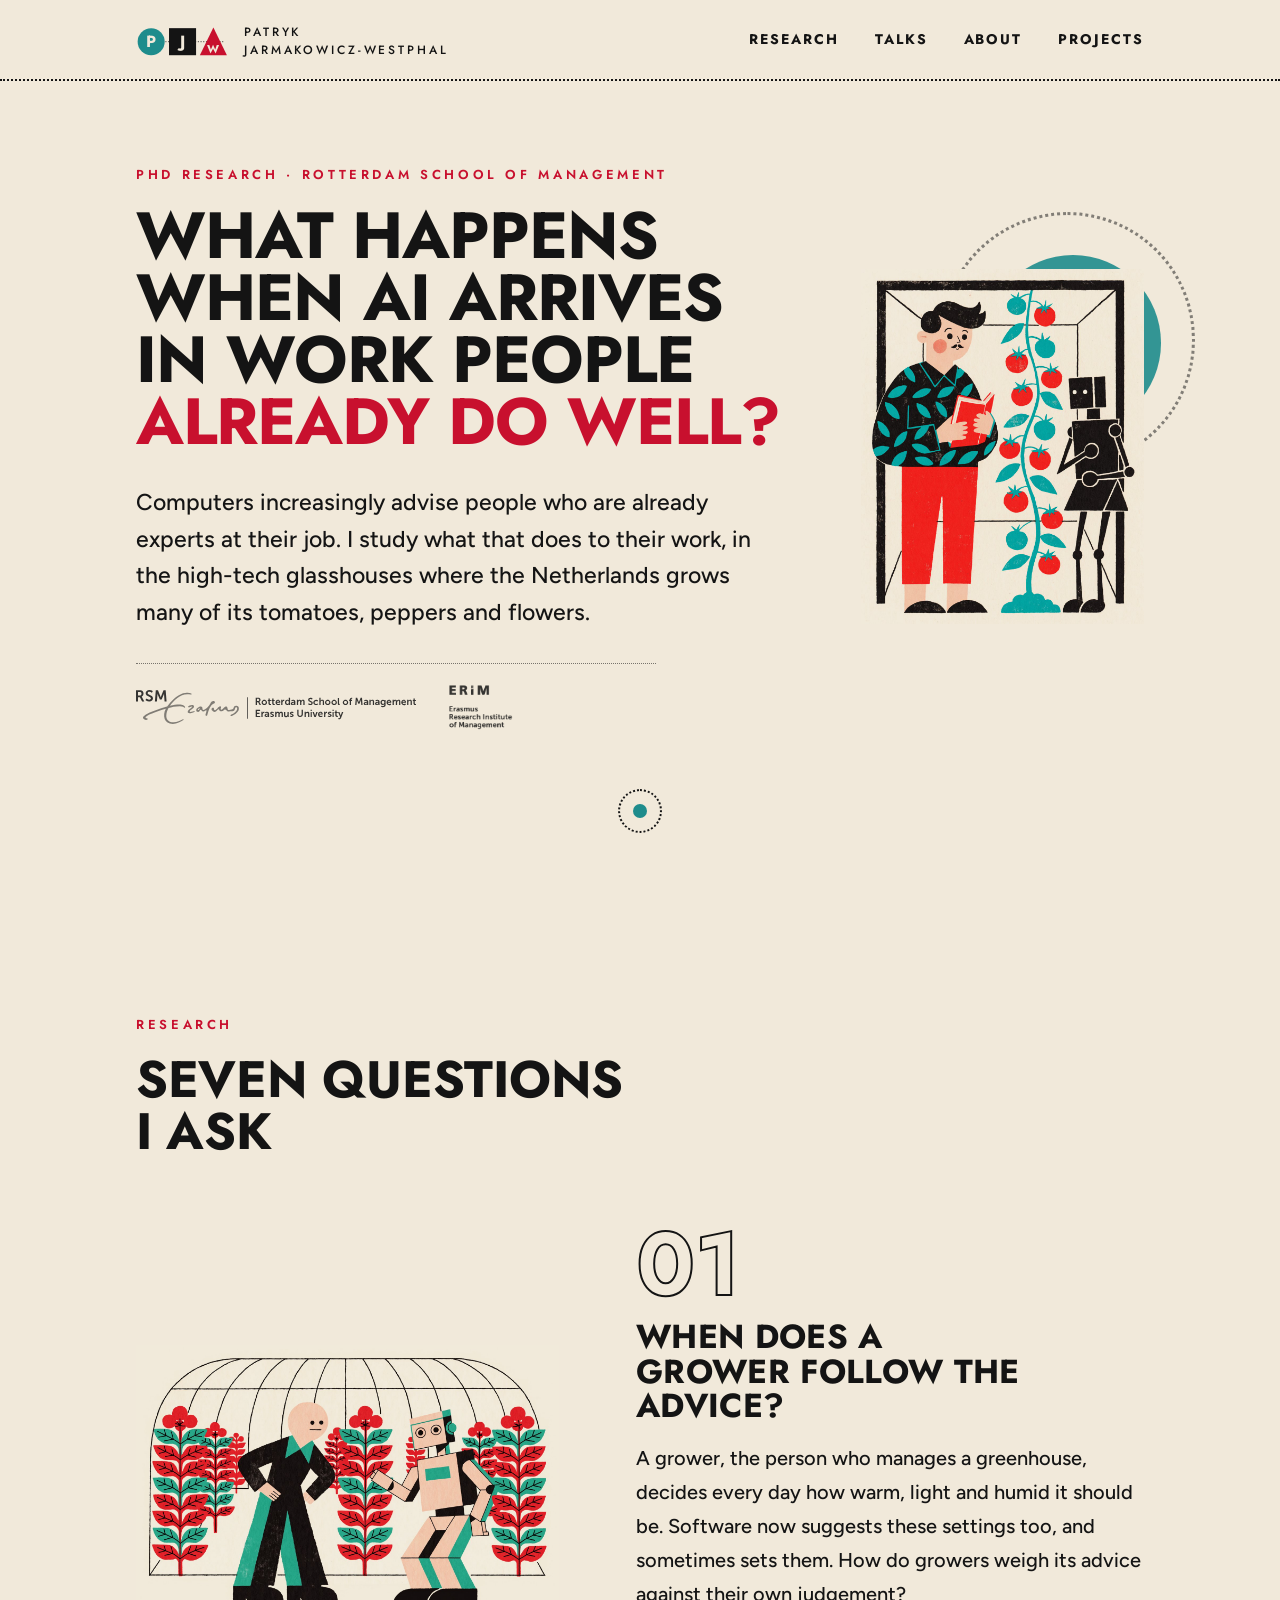
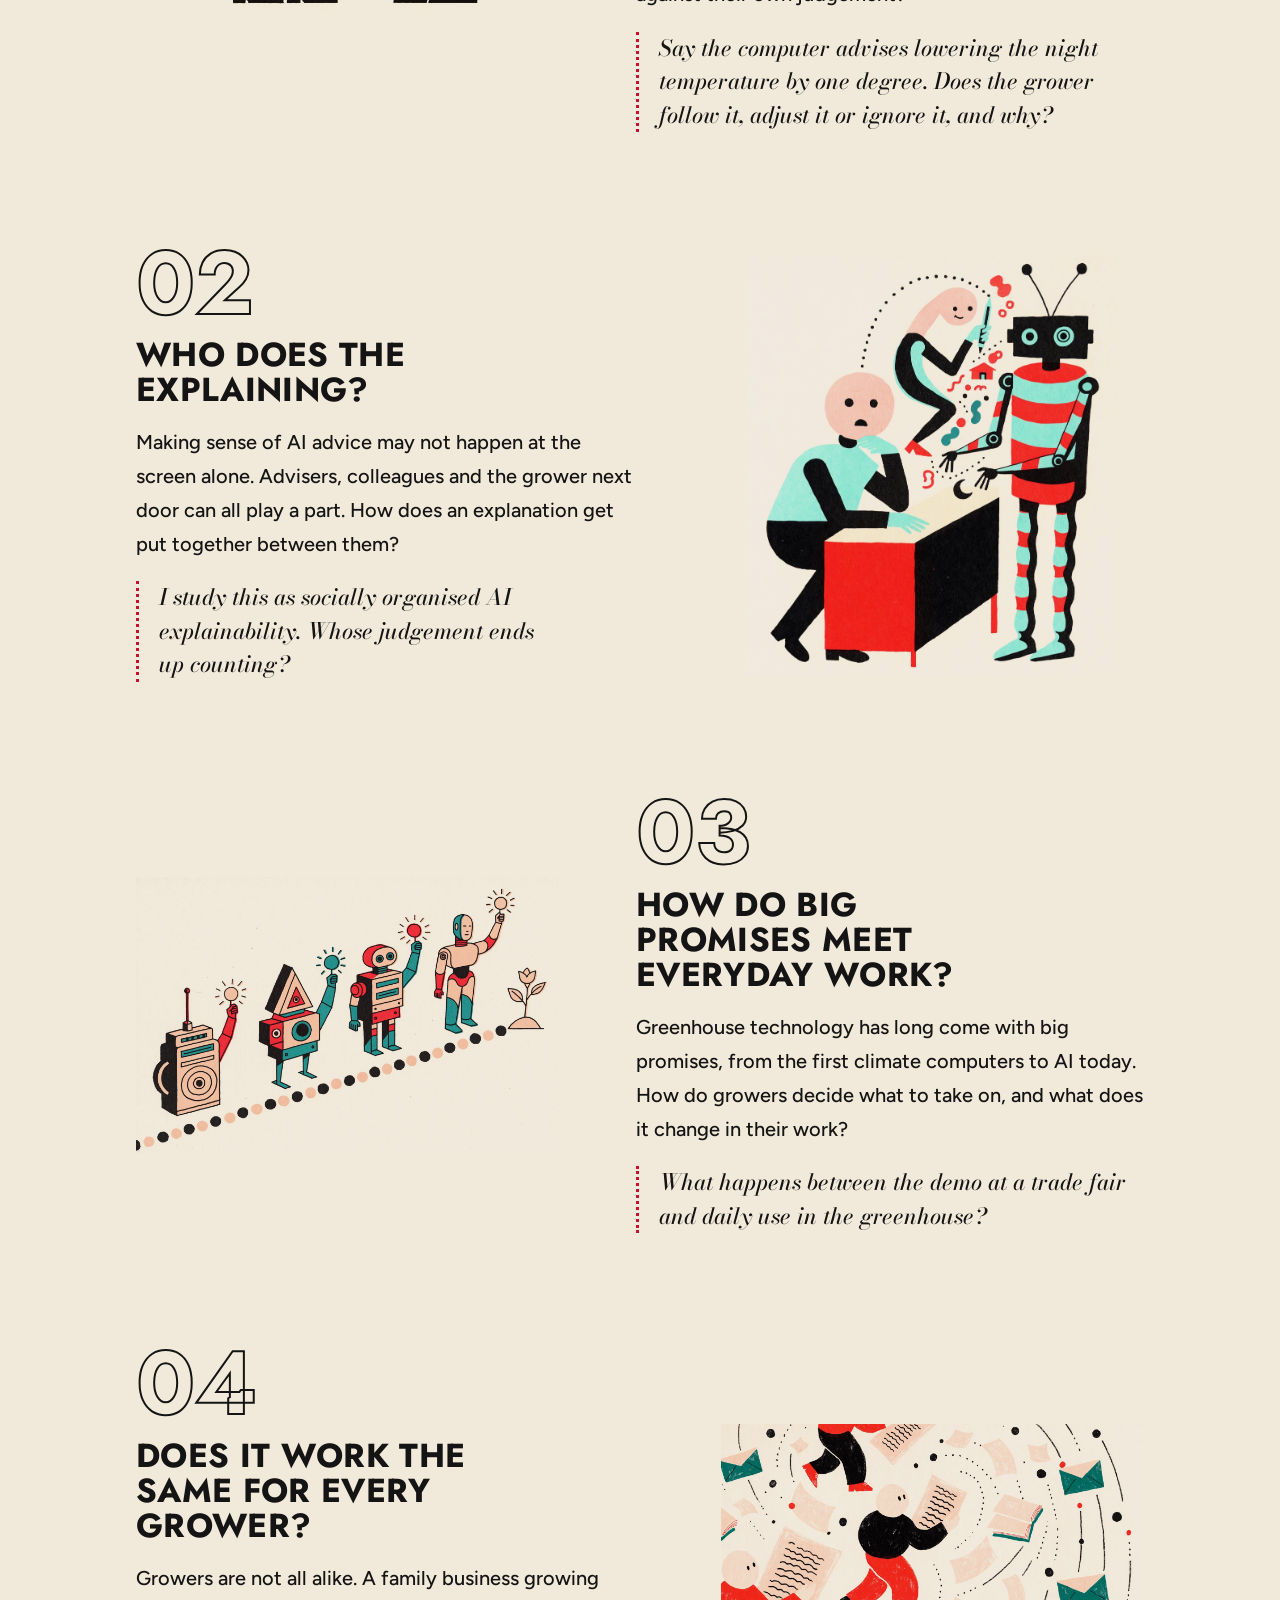
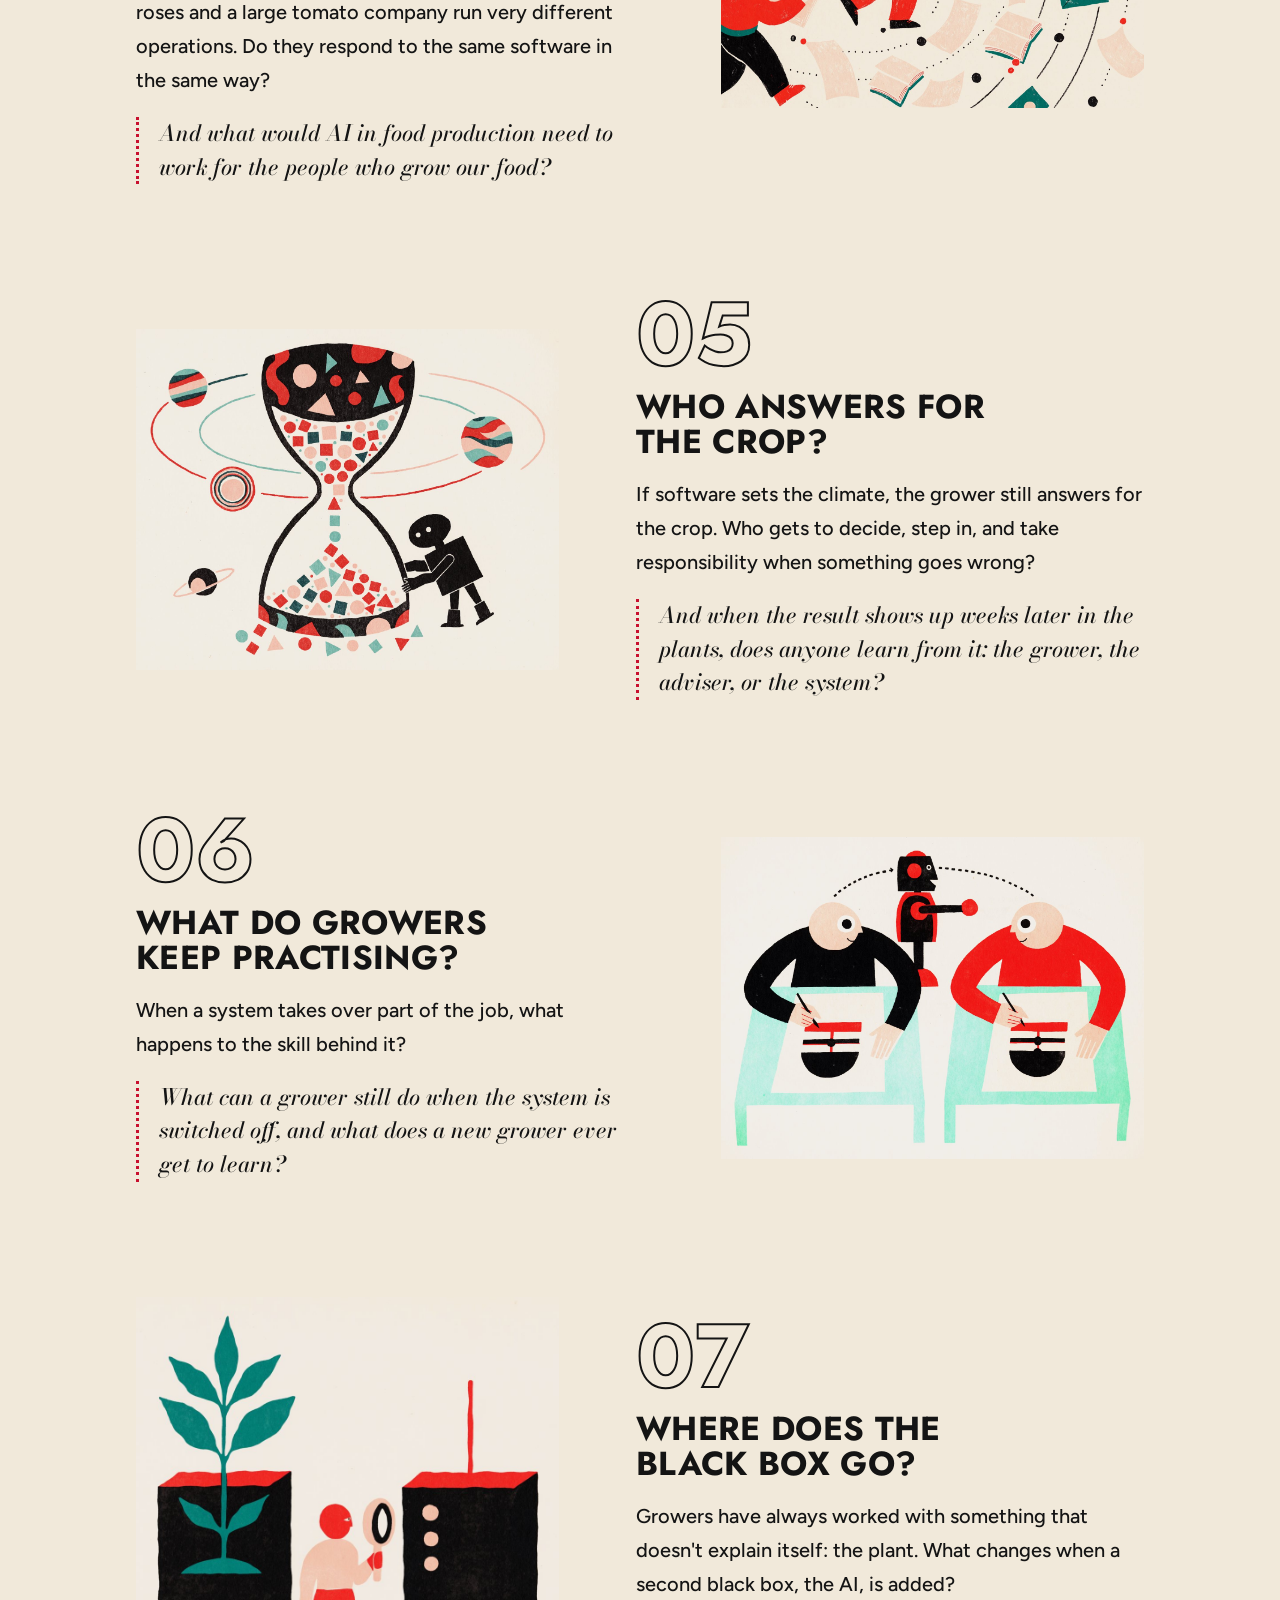
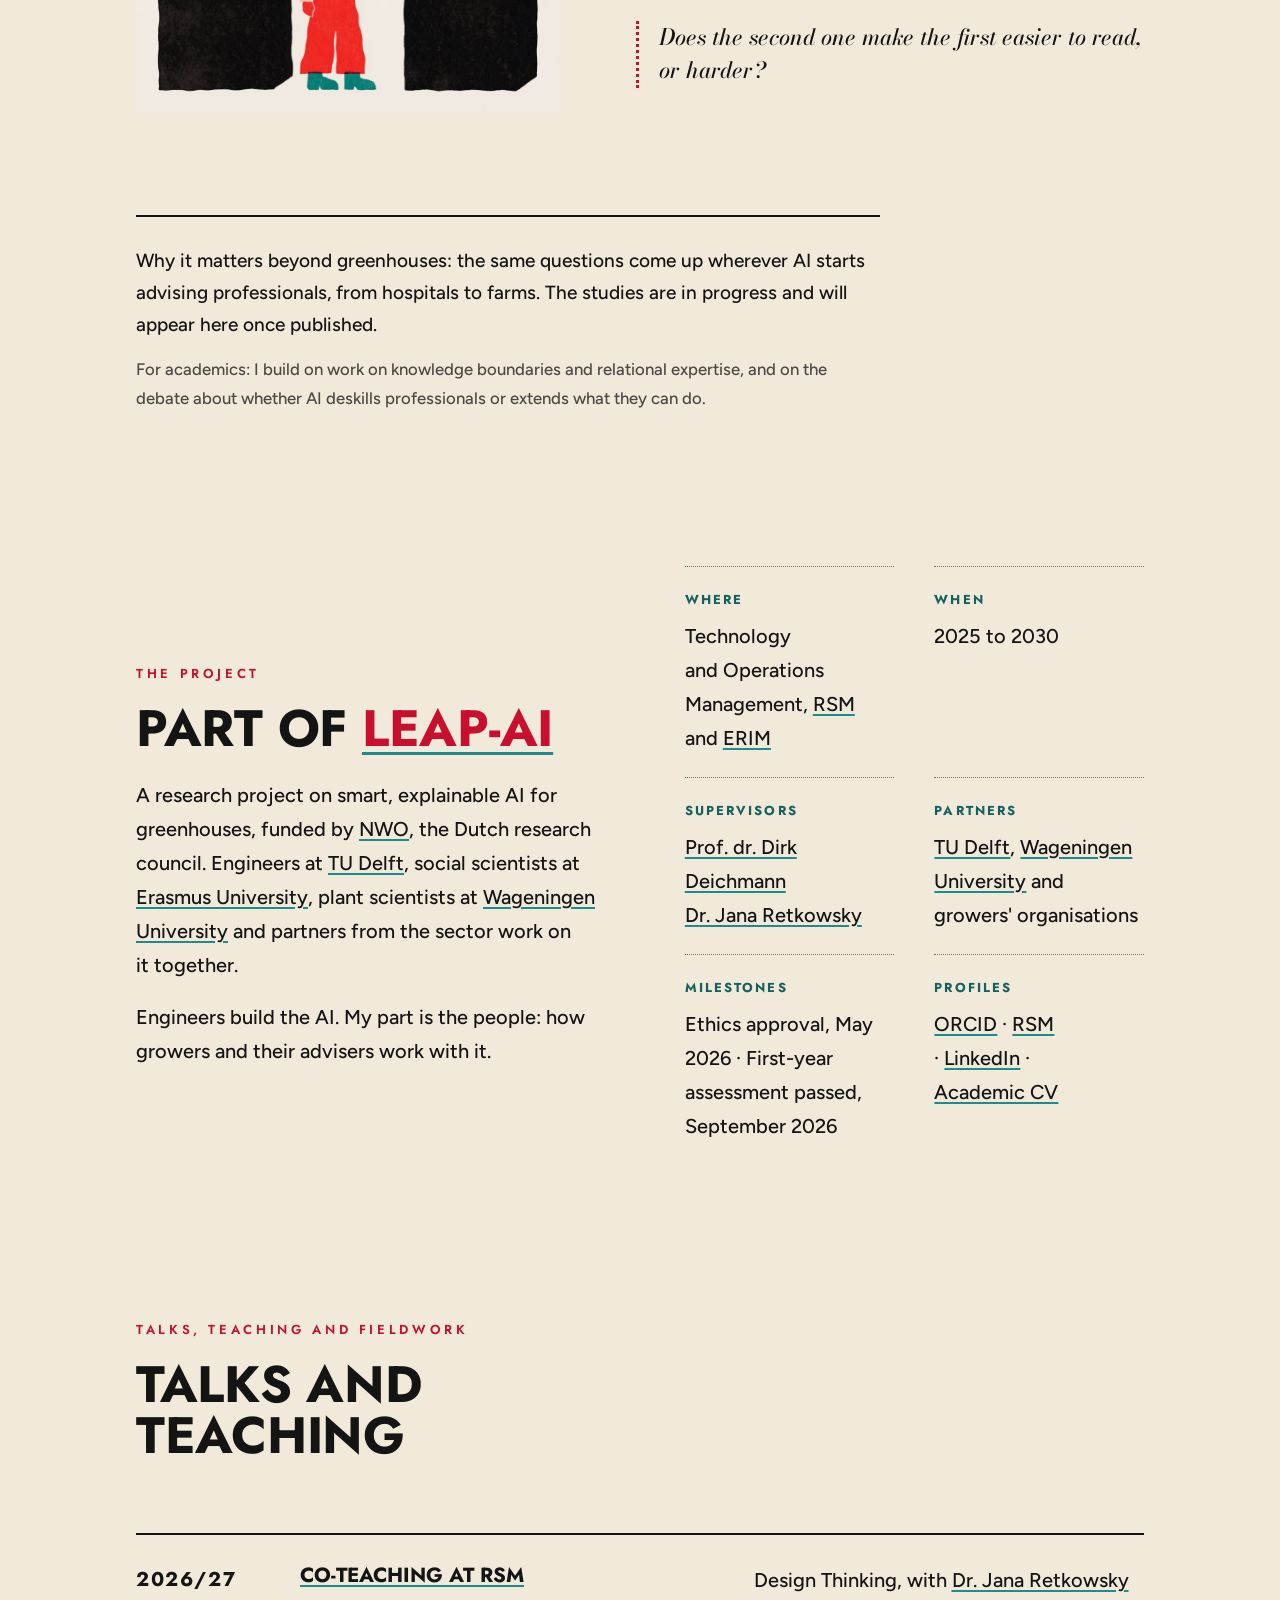
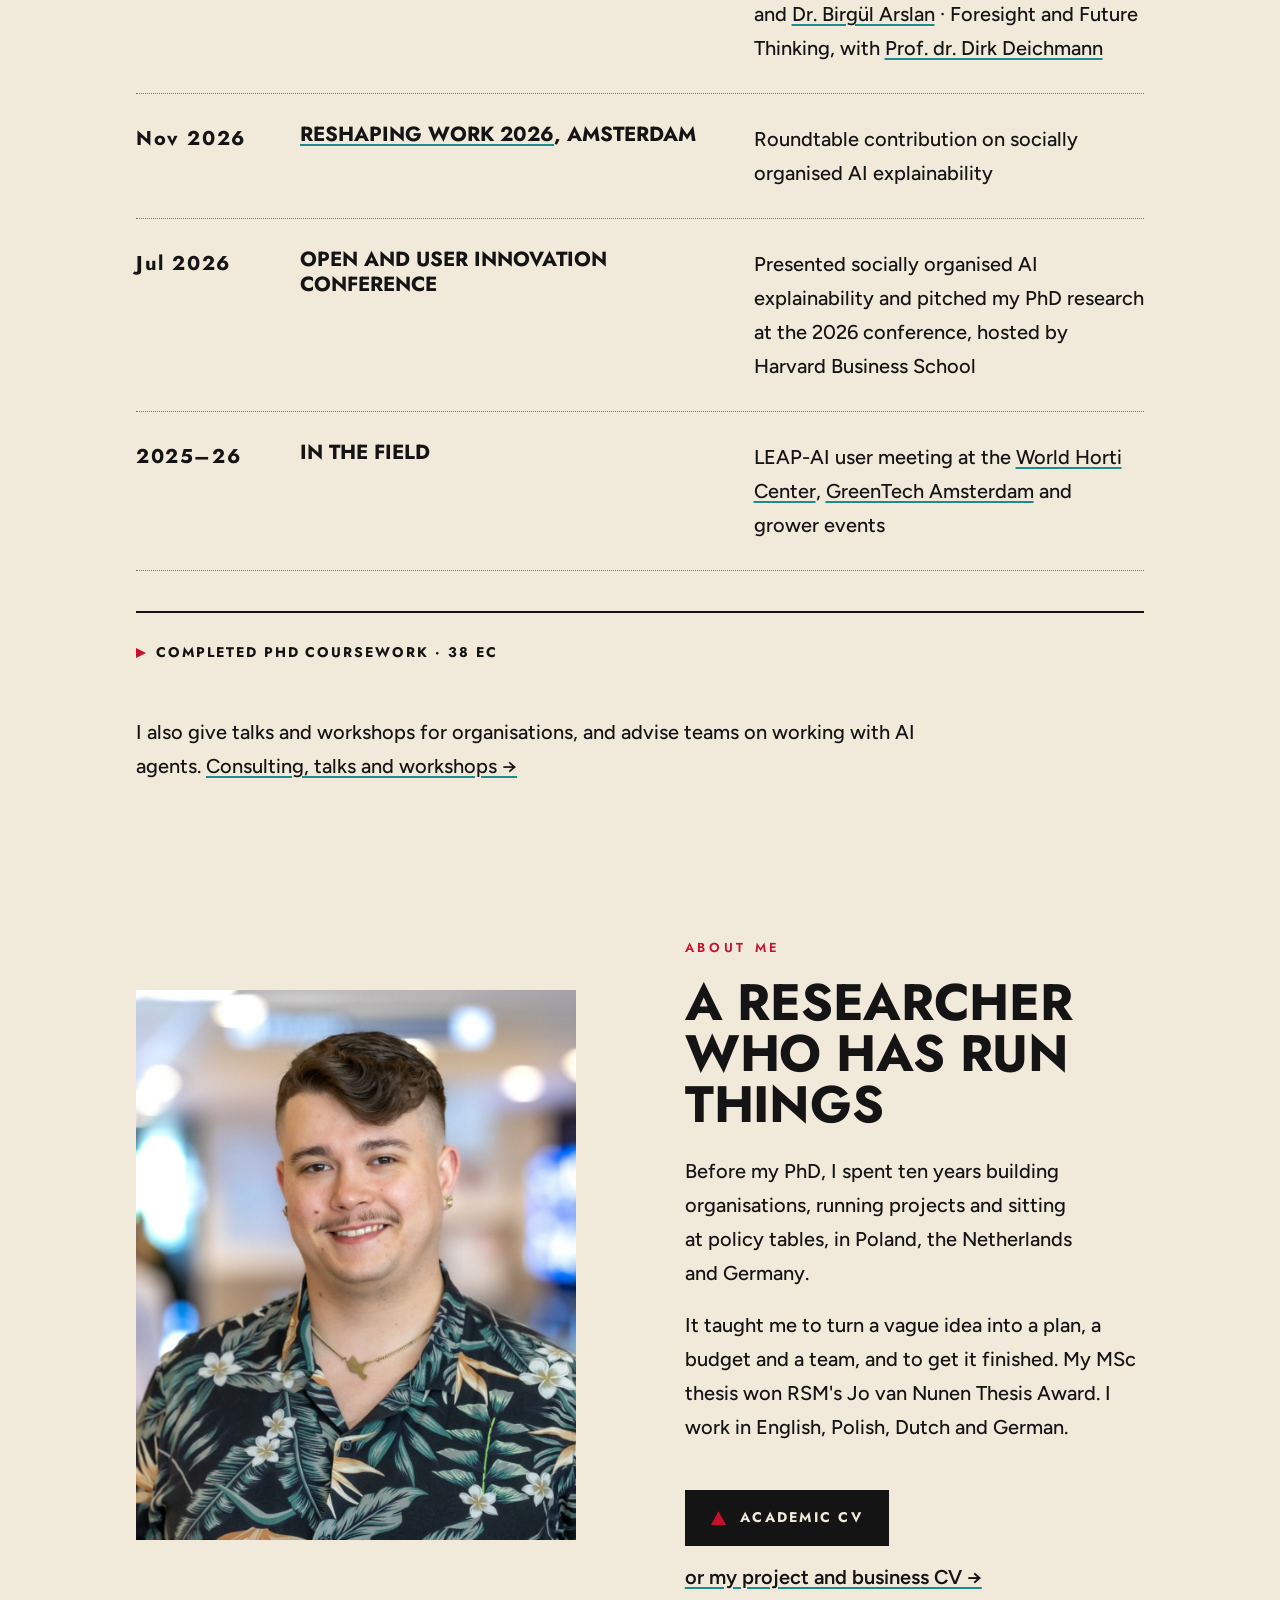
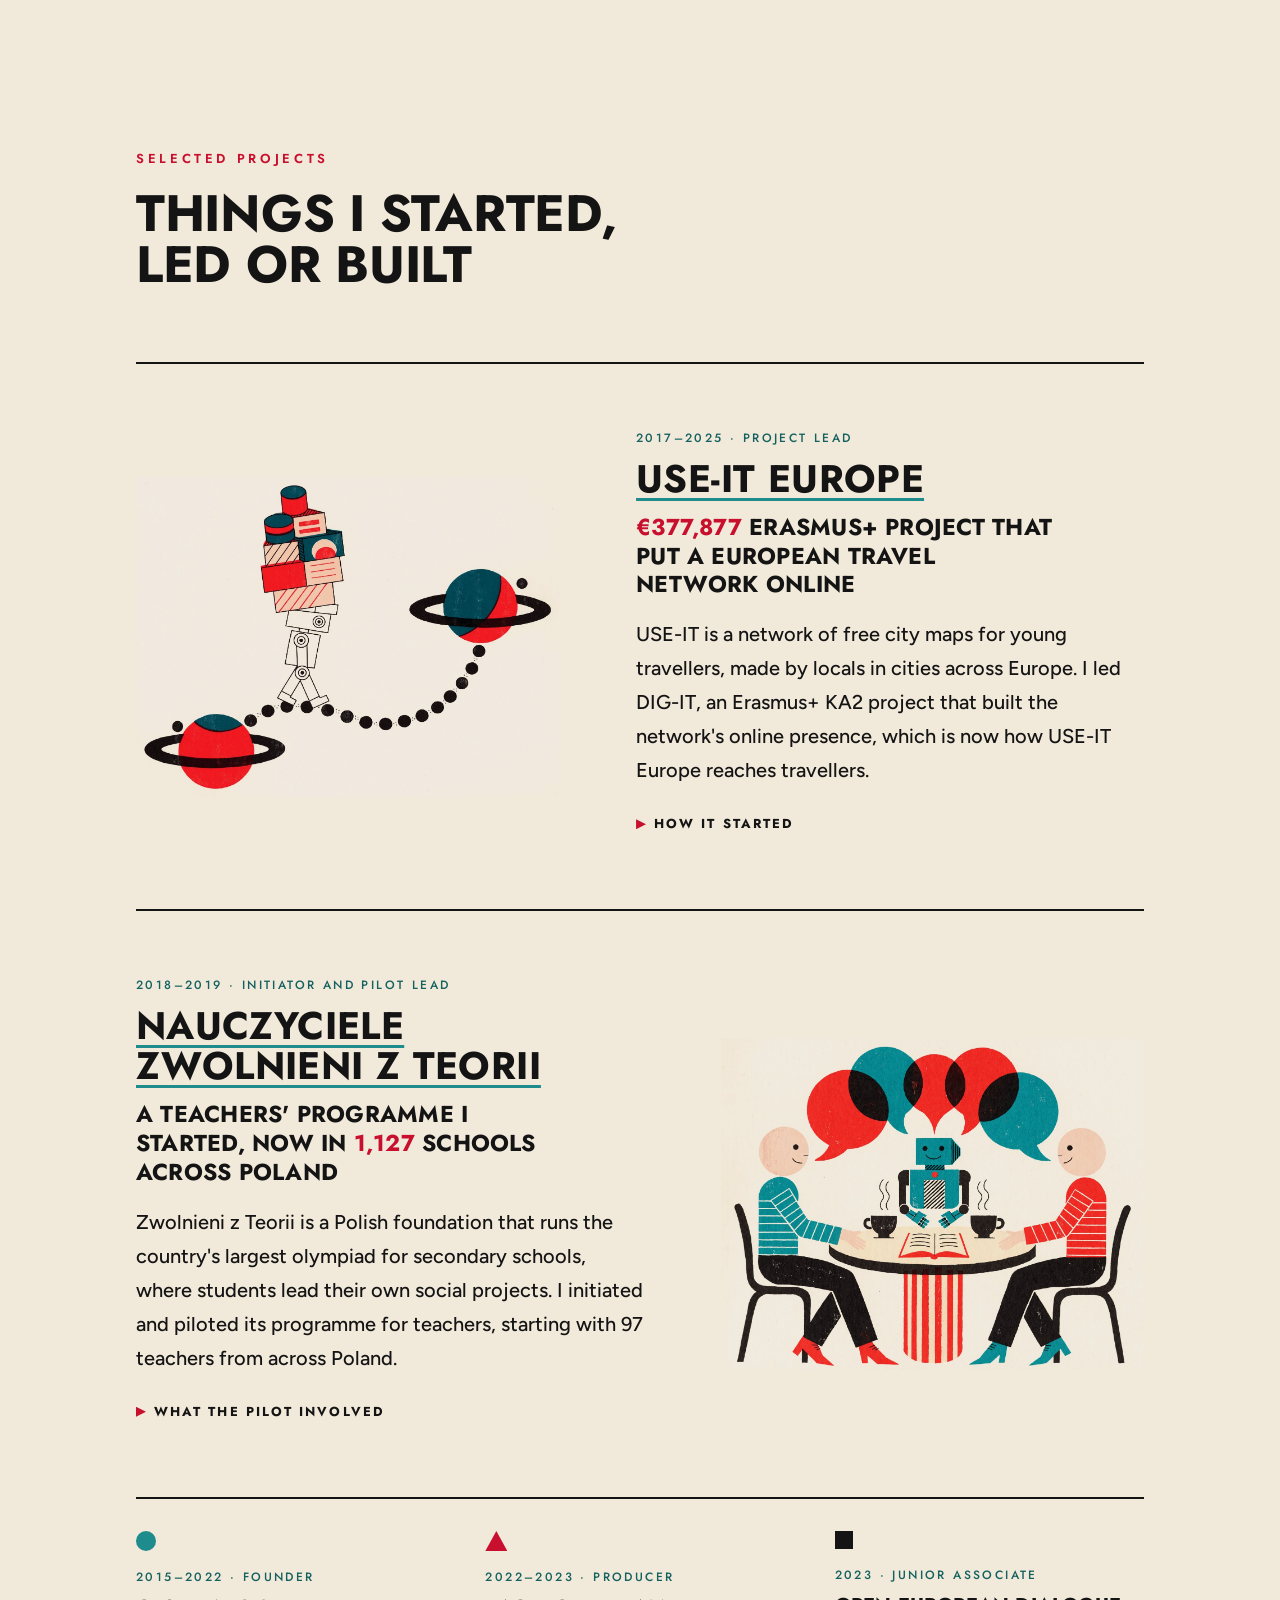
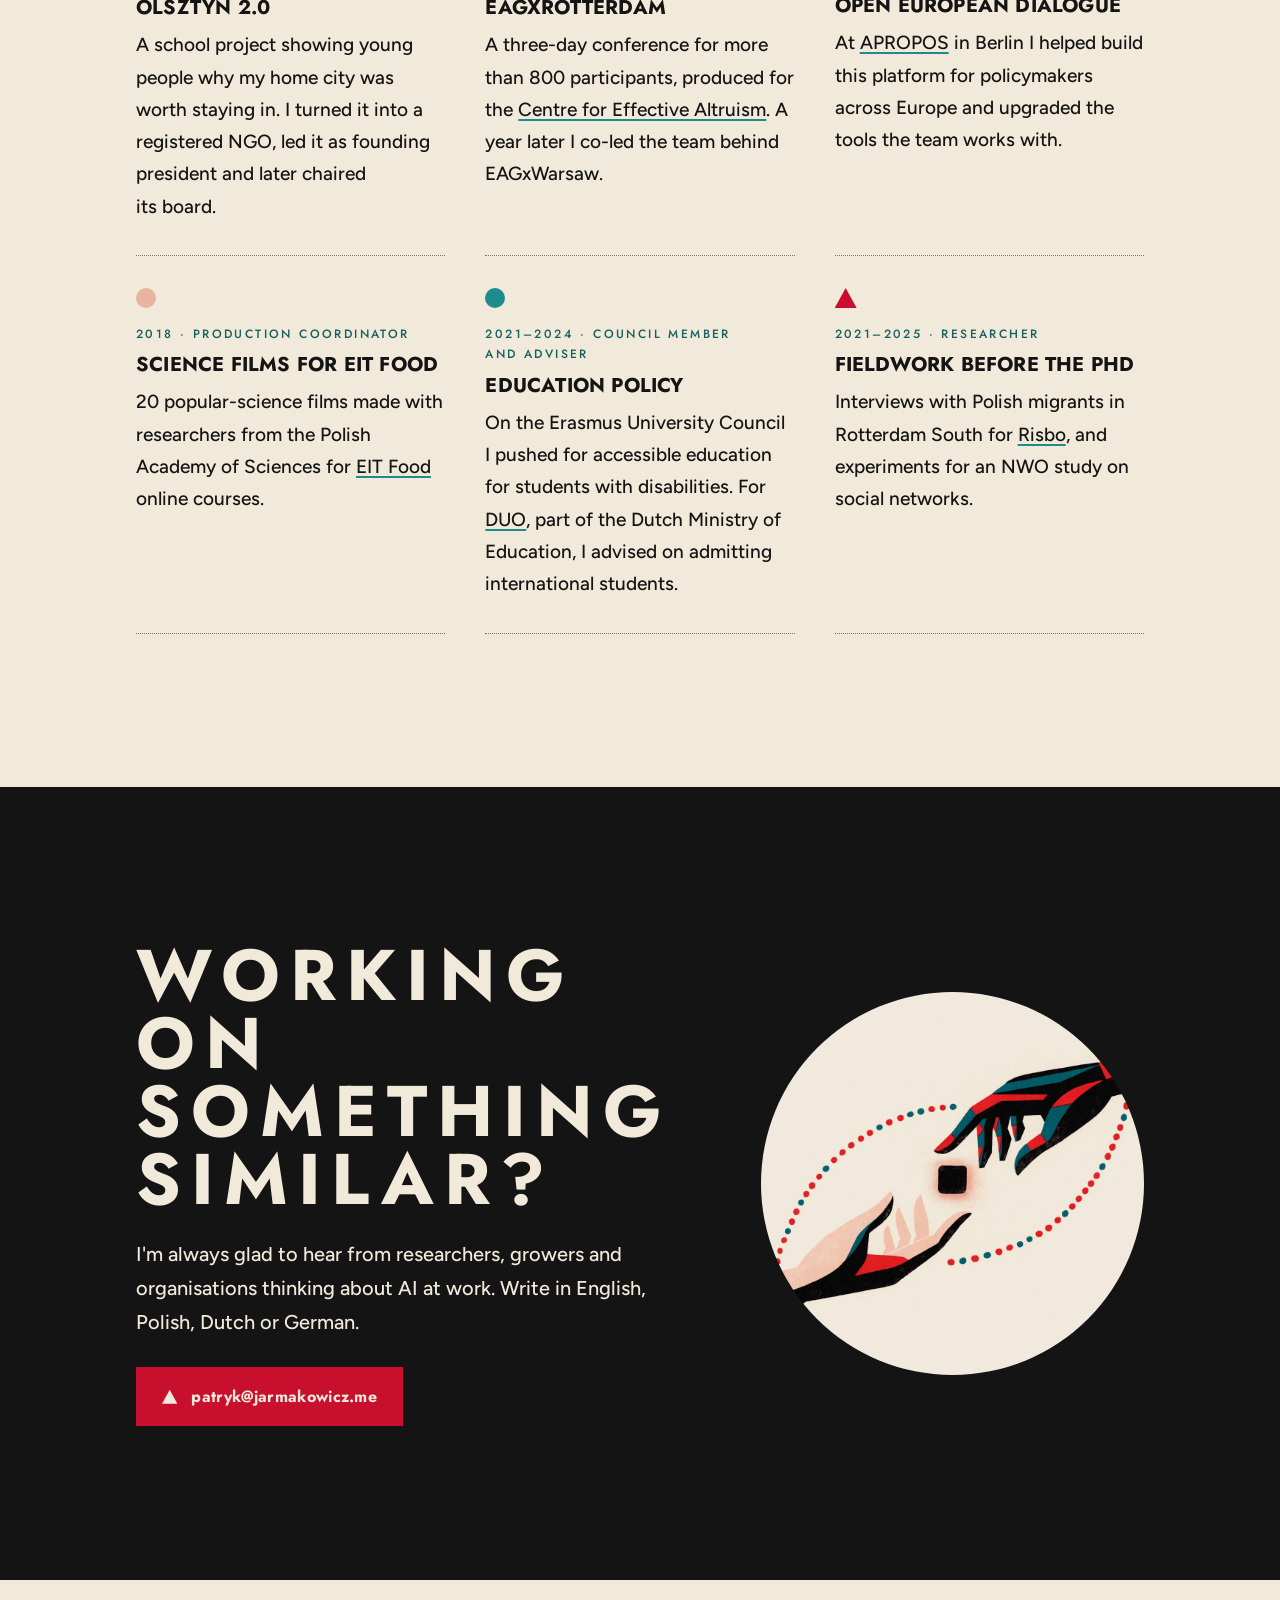
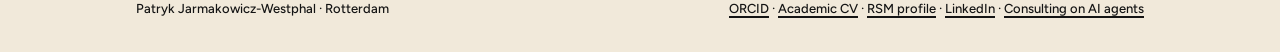
<file: index.html>
<!DOCTYPE html>
<html lang="en">
<head>
<script>document.documentElement.classList.add("js")</script>
<meta charset="utf-8">
<meta name="viewport" content="width=device-width, initial-scale=1">
<title>Patryk Jarmakowicz-Westphal · Research on AI at work, Rotterdam School of Management</title>
<meta name="description" content="PhD researcher at Rotterdam School of Management, Erasmus University, studying what happens when AI arrives in established work, with Dutch greenhouse horticulture as the field. Part of the NWO-funded LEAP-AI consortium.">
<link rel="canonical" href="https://jarmakowicz.me/">
<meta property="og:type" content="profile">
<meta property="og:title" content="Patryk Jarmakowicz-Westphal · Research on AI at work">
<meta property="og:description" content="What happens when AI arrives in work people already do well. PhD research at RSM, Erasmus University, in Dutch greenhouse horticulture.">
<meta property="og:url" content="https://jarmakowicz.me/">
<meta property="og:image" content="https://jarmakowicz.me/img/f1-figure-greenhouse.jpg">
<script type="application/ld+json">
{
  "@context": "https://schema.org",
  "@type": "Person",
  "@id": "https://jarmakowicz.me/#person",
  "name": "Patryk Jarmakowicz-Westphal",
  "url": "https://jarmakowicz.me/",
  "image": "https://jarmakowicz.me/img/portrait.jpg",
  "jobTitle": "PhD researcher",
  "affiliation": {"@type": "CollegeOrUniversity", "name": "Rotterdam School of Management, Erasmus University", "url": "https://www.rsm.nl/"},
  "knowsAbout": ["AI at work", "human-AI interaction", "explainable AI in practice", "greenhouse horticulture", "organisational technology adoption", "AI agents", "project management"],
  "knowsLanguage": ["en", "pl", "nl", "de"],
  "sameAs": ["https://orcid.org/0009-0005-6873-9500", "https://www.rsm.nl/people/patryk-jarmakowicz-westphal/", "https://www.linkedin.com/in/patryk-jarmakowicz/"],
  "award": "Jo van Nunen Thesis Award, Rotterdam School of Management",
  "makesOffer": {"@type": "Offer", "url": "https://jarmakowicz.me/services.html", "itemOffered": {"@type": "Service", "name": "Consulting, talks and workshops on AI agents and AI at work"}}
}
</script>
<link rel="preconnect" href="https://fonts.googleapis.com"><link rel="preconnect" href="https://fonts.gstatic.com" crossorigin>
<link href="https://fonts.googleapis.com/css2?family=Bodoni+Moda:ital,wght@1,500&family=Figtree:wght@500;700&family=Jost:wght@500;600;700&display=swap" rel="stylesheet">
<link rel="stylesheet" href="style.css">
<link rel="stylesheet" href="home.css">
</head>
<body class="home">
<a class="skip" href="#work">Skip to content</a>

<header class="top">
  <div class="wrap">
    <a class="brand" href="index.html" aria-label="Patryk Jarmakowicz-Westphal, home">
      <svg viewBox="0 0 340 112" aria-hidden="true">
        <line x1="20" y1="58" x2="330" y2="58" stroke="#141414" stroke-width="3" stroke-dasharray="1 9" stroke-linecap="round"/>
        <circle cx="56" cy="58" r="50" fill="#1E8C8C"/><text x="56" y="79" text-anchor="middle" font-family="Futura,Jost" font-weight="700" font-size="60" fill="#F1E9DA">P</text>
        <rect x="122" y="8" width="100" height="100" fill="#141414"/><text x="172" y="79" text-anchor="middle" font-family="Futura,Jost" font-weight="700" font-size="60" fill="#F1E9DA">J</text>
        <polygon points="236,108 286,6 336,108" fill="#C8102E"/><text x="286" y="98" text-anchor="middle" font-family="Futura,Jost" font-weight="700" font-size="42" fill="#F1E9DA">W</text>
      </svg>
      <span>Patryk<br>Jarmakowicz-Westphal</span>
    </a>
    <nav class="nav" aria-label="Main">
      <a href="#work">Research</a>
      <a href="#talks">Talks</a>
      <a href="#about">About</a>
      <a href="#projects">Projects</a>
    </nav>
  </div>
</header>

<main>
  <section class="h-hero" aria-labelledby="h-title">
    <div class="wrap h-grid">
      <div class="h-copy">
        <p class="kicker rv">PhD research · Rotterdam School of Management</p>
        <h1 id="h-title" class="h-title rv">What happens when AI arrives in work people <span>already do well?</span></h1>
        <p class="h-lede rv">Computers increasingly advise people who are already experts at their job. I study what that does to their work, in the high-tech glasshouses where the Netherlands grows many of its tomatoes, peppers and flowers.</p>
        <div class="affil rv" role="group" aria-label="Affiliations">
          <a href="https://www.rsm.nl/people/patryk-jarmakowicz-westphal/"><img src="img/logos/rsm.svg" alt="Rotterdam School of Management, Erasmus University" class="logo-rsm"></a>
          <a href="https://www.erim.eur.nl/"><img src="img/logos/erim.png" alt="ERIM, Erasmus Research Institute of Management" class="logo-erim"></a>
        </div>
      </div>
      <figure class="h-art rv"><img src="img/f1-figure-greenhouse.jpg" alt="Poster-style drawing of a researcher with a notebook next to a tomato plant and a small robot in a greenhouse" width="1100" height="1400"></figure>
    </div>
    <a class="h-cue" href="#work" aria-label="Scroll to research"><span class="pc body"></span></a>
  </section>

  <section class="h-sec" id="work" aria-labelledby="work-h">
    <div class="wrap">
      <header class="h-head rv">
        <p class="kicker">Research</p>
        <h2 id="work-h" class="h-h2">Seven questions I ask</h2>
      </header>
      <ol class="angles">
        <li class="angle rv">
          <figure><img src="img/r1b-greenhouse.jpg" alt="A grower and a friendly robot looking at the same tomato plant in a greenhouse" width="1600" height="1040"></figure>
          <div class="angle-copy">
            <span class="num">01</span>
            <h3>When does a grower follow the advice?</h3>
            <p>A grower, the person who manages a greenhouse, decides every day how warm, light and humid it should be. Software now suggests these settings too, and sometimes sets them. How do growers weigh its advice against their own judgement?</p>
            <p class="eg">Say the computer advises lowering the night temperature by one degree. Does the grower follow it, adjust it or ignore it, and why?</p>
          </div>
        </li>
        <li class="angle rv">
          <figure><img src="img/r4-explaining-the-machine.jpg" alt="A figure translating a robot's abstract shapes into pictures for a puzzled person" width="1300" height="1400"></figure>
          <div class="angle-copy">
            <span class="num">02</span>
            <h3>Who does the explaining?</h3>
            <p>Making sense of AI advice may not happen at the screen alone. Advisers, colleagues and the grower next door can all play a part. How does an explanation get put together between them?</p>
            <p class="eg">I study this as socially organised AI explainability. Whose judgement ends up counting?</p>
          </div>
        </li>
        <li class="angle rv">
          <figure><img src="img/r3-forty-years-of-promises.jpg" alt="Four machines from different decades on a dotted path, each holding up a small light, with a plant at the end" width="1600" height="1040"></figure>
          <div class="angle-copy">
            <span class="num">03</span>
            <h3>How do big promises meet everyday work?</h3>
            <p>Greenhouse technology has long come with big promises, from the first climate computers to AI today. How do growers decide what to take on, and what does it change in their work?</p>
            <p class="eg">What happens between the demo at a trade fair and daily use in the greenhouse?</p>
          </div>
        </li>
        <li class="angle rv">
          <figure><img src="img/01-scattered-knowledge.jpg" alt="Several people walking in different directions, each carrying their own papers" width="1551" height="1040"></figure>
          <div class="angle-copy">
            <span class="num">04</span>
            <h3>Does it work the same for every grower?</h3>
            <p>Growers are not all alike. A family business growing roses and a large tomato company run very different operations. Do they respond to the same software in the same way?</p>
            <p class="eg">And what would AI in food production need to work for the people who grow our food?</p>
          </div>
        </li>
        <li class="angle rv">
          <figure><img src="img/06-time-saved.jpg" alt="A small robot holding on to a large hourglass while shapes trickle through it" width="1409" height="1135"></figure>
          <div class="angle-copy">
            <span class="num">05</span>
            <h3>Who answers for the crop?</h3>
            <p>If software sets the climate, the grower still answers for the crop. Who gets to decide, step in, and take responsibility when something goes wrong?</p>
            <p class="eg">And when the result shows up weeks later in the plants, does anyone learn from it: the grower, the adviser, or the system?</p>
          </div>
        </li>
        <li class="angle rv">
          <figure><img src="img/08-spotting-overlap.jpg" alt="Two people drawing the same diagram at their desks while a small robot looks on between them" width="1494" height="1137"></figure>
          <div class="angle-copy">
            <span class="num">06</span>
            <h3>What do growers keep practising?</h3>
            <p>When a system takes over part of the job, what happens to the skill behind it?</p>
            <p class="eg">What can a grower still do when the system is switched off, and what does a new grower ever get to learn?</p>
          </div>
        </li>
        <li class="angle rv">
          <figure><img src="img/r2-two-black-boxes.jpg" alt="A person with a magnifying glass between two black boxes, one growing a plant and one with an antenna" width="1500" height="1400"></figure>
          <div class="angle-copy">
            <span class="num">07</span>
            <h3>Where does the black box go?</h3>
            <p>Growers have always worked with something that doesn't explain itself: the plant. What changes when a second black box, the AI, is added?</p>
            <p class="eg">Does the second one make the first easier to read, or harder?</p>
          </div>
        </li>
      </ol>
      <p class="h-note rv">Why it matters beyond greenhouses: the same questions come up wherever AI starts advising professionals, from hospitals to farms. The studies are in progress and will appear here once published.<br><span class="for-academics">For academics: I build on work on knowledge boundaries and relational expertise, and on the debate about whether AI deskills professionals or extends what they can do.</span></p>
    </div>
  </section>

  <section class="h-sec h-project" aria-labelledby="project-h">
    <div class="wrap h-split">
      <div class="rv">
        <p class="kicker">The project</p>
        <h2 id="project-h" class="h-h2">Part of <a href="https://www.nwo.nl/en/news/two-consortia-to-start-research-on-the-use-of-ai-in-horticulture-and-livestock-farming">LEAP-AI</a></h2>
        <p class="h-body">A research project on smart, explainable AI for greenhouses, funded by <a href="https://www.nwo.nl/en">NWO</a>, the Dutch research council. Engineers at <a href="https://www.tudelft.nl/en/">TU Delft</a>, social scientists at <a href="https://www.eur.nl/en">Erasmus University</a>, plant scientists at <a href="https://www.wur.nl/en.htm">Wageningen University</a> and partners from the sector work on it together.</p>
        <p class="h-body">Engineers build the AI. My part is the people: how growers and their advisers work with it.</p>
      </div>
      <dl class="h-facts rv">
        <div><dt>Where</dt><dd>Technology and Operations Management, <a href="https://www.rsm.nl/">RSM</a> and <a href="https://www.erim.eur.nl/">ERIM</a></dd></div>
        <div><dt>When</dt><dd>2025 to 2030</dd></div>
        <div><dt>Supervisors</dt><dd><a href="https://www.rsm.nl/people/dirk-deichmann/">Prof. dr. Dirk Deichmann</a><br><a href="https://www.rsm.nl/people/jana-retkowsky/">Dr. Jana Retkowsky</a></dd></div>
        <div><dt>Partners</dt><dd><a href="https://www.tudelft.nl/en/">TU Delft</a>, <a href="https://www.wur.nl/en.htm">Wageningen University</a> and growers' organisations</dd></div>
        <div><dt>Milestones</dt><dd>Ethics approval, May 2026 · First-year assessment passed, September 2026</dd></div>
        <div><dt>Profiles</dt><dd><a href="https://orcid.org/0009-0005-6873-9500">ORCID</a> · <a href="https://www.rsm.nl/people/patryk-jarmakowicz-westphal/">RSM</a> · <a href="https://www.linkedin.com/in/patryk-jarmakowicz/">LinkedIn</a> · <a href="Patryk-Jarmakowicz-Westphal-CV-academic.pdf">Academic CV</a></dd></div>
      </dl>
    </div>
  </section>

  <section class="h-sec" id="talks" aria-labelledby="talks-h">
    <div class="wrap">
      <header class="h-head rv">
        <p class="kicker">Talks, teaching and fieldwork</p>
        <h2 id="talks-h" class="h-h2">Talks and teaching</h2>
      </header>
      <ul class="events">
        <li class="rv"><span class="when">2026/27</span><span class="what"><a href="https://www.rsm.nl/people/patryk-jarmakowicz-westphal/">Co-teaching at RSM</a></span><span class="how">Design Thinking, with <a href="https://www.rsm.nl/people/jana-retkowsky/">Dr. Jana Retkowsky</a> and <a href="https://www.rsm.nl/people/birgul-arslan/">Dr. Birgül Arslan</a> · Foresight and Future Thinking, with <a href="https://www.rsm.nl/people/dirk-deichmann/">Prof. dr. Dirk Deichmann</a></span></li>
        <li class="rv"><span class="when">Nov 2026</span><span class="what"><a href="https://www.reshapingwork.net/">Reshaping Work 2026</a>, Amsterdam</span><span class="how">Roundtable contribution on socially organised AI explainability</span></li>
        <li class="rv"><span class="when">Jul 2026</span><span class="what">Open and User Innovation Conference</span><span class="how">Presented socially organised AI explainability and pitched my PhD research at the 2026 conference, hosted by Harvard Business School</span></li>
        <li class="rv"><span class="when">2025–26</span><span class="what">In the field</span><span class="how">LEAP-AI user meeting at the <a href="https://www.worldhorticenter.nl/">World Horti Center</a>, <a href="https://www.greentech.nl/amsterdam">GreenTech Amsterdam</a> and grower events</span></li>
      </ul>
      <details class="coursework rv">
        <summary>Completed PhD coursework · 38 EC</summary>
        <ul>
          <li><span>Management Scholarship and Scholars</span><span>ERIM · 5 EC</span></li>
          <li><span>Design Thinking, Design Research and Design Experiments</span><span>Aalborg University · 2 EC</span></li>
          <li><span>Qualitative Research Methods and Data Analysis</span><span>GSERM Ljubljana · 4 EC</span></li>
          <li><span>Quantitative Research Methods</span><span>ERIM · 5 EC</span></li>
          <li><span>Open Science and Scientific Integrity</span><span>ERIM · 2 EC</span></li>
          <li><span>AI Agents in Economics and Business Research</span><span>Tinbergen Institute · 1 EC</span></li>
          <li><span>Research on Digital Innovation</span><span>Vrije Universiteit Amsterdam · 5 EC</span></li>
          <li><span>Topics in the Philosophy of Science</span><span>ERIM · 5 EC</span></li>
          <li><span>Crafting Your Introduction</span><span>ERIM · 2 EC</span></li>
          <li><span>Scholarly Communication from the Middle Ages to the Open Era</span><span>ERIM · 1 EC</span></li>
          <li><span>Summer School Greenhouse Horticulture</span><span>Wageningen University &amp; Research</span></li>
          <li><span>Using and Studying Generative AI in Work and Education</span><span>VU Amsterdam and Stockholm School of Economics · 6 EC</span></li>
        </ul>
        <p>In progress: University Teaching Qualification (UDQ/BKU), RISBO.</p>
      </details>
      <p class="h-aside rv">I also give talks and workshops for organisations, and advise teams on working with AI agents. <a href="services.html">Consulting, talks and workshops →</a></p>
    </div>
  </section>

  <section class="h-sec" id="about" aria-labelledby="about-h">
    <div class="wrap">
      <div class="h-split about-intro">
        <figure class="portrait rv"><img src="img/portrait.jpg" alt="Patryk Jarmakowicz-Westphal, smiling, in a dark shirt with a tropical leaf pattern" width="1040" height="1300"></figure>
        <div class="rv">
          <p class="kicker">About me</p>
          <h2 id="about-h" class="h-h2">A researcher who has run things</h2>
          <p class="h-body">Before my PhD, I spent ten years building organisations, running projects and sitting at policy tables, in Poland, the Netherlands and Germany.</p>
          <p class="h-body">It taught me to turn a vague idea into a plan, a budget and a team, and to get it finished. My MSc thesis won RSM's Jo van Nunen Thesis Award. I work in English, Polish, Dutch and German.</p>
          <p class="h-body"><a class="button" href="Patryk-Jarmakowicz-Westphal-CV-academic.pdf"><span class="pc sig"></span>Academic CV</a> <a class="cv-alt" href="Patryk-Jarmakowicz-Westphal-CV.pdf">or my project and business CV →</a></p>
        </div>
      </div>

          </div>
  </section>

  <section class="h-sec" id="projects" aria-labelledby="projects-h">
    <div class="wrap">
      <header class="h-head rv">
        <p class="kicker">Selected projects</p>
        <h2 id="projects-h" class="h-h2">Things I started, led or built</h2>
      </header>

      <article class="feature rv">
        <figure><img src="img/07-moving-between-tools.jpg" alt="A small robot carrying boxes along a dotted path from one planet to another" width="1540" height="1170"></figure>
        <div class="feature-copy">
          <p class="meta">2017–2025 · Project lead</p>
          <h3><a href="https://www.use-it.travel/">USE-IT Europe</a></h3>
          <p class="claim"><span data-count="400000" data-prefix="€">€400,000</span> Erasmus+ project that put a European travel network online</p>
          <p>USE-IT is a network of free city maps for young travellers, made by locals in cities across Europe. I led DIG-IT, an Erasmus+ KA2 project that built the network's online presence, which is now how USE-IT Europe reaches travellers.</p>
          <details><summary>How it started</summary><p>My first USE-IT project was the map for my home city, Olsztyn, in 2017–2019. I raised the funding, ran the local research and led the creative team. We printed 20,000 copies, and our campaign reached more than two million young Europeans.</p></details>
        </div>
      </article>

      <article class="feature rev rv">
        <figure><img src="img/05-new-colleague.jpg" alt="Two people and a small robot talking around a table" width="1500" height="1180"></figure>
        <div class="feature-copy">
          <p class="meta">2018–2019 · Initiator and pilot lead</p>
          <h3><a href="https://zwolnienizteorii.pl/nauczyciel">Nauczyciele Zwolnieni z Teorii</a></h3>
          <p class="claim">A teachers' programme I started, now in <span data-count="1263">1,263</span> schools across Poland</p>
          <p>Zwolnieni z Teorii is a Polish foundation that runs the country's largest olympiad for secondary schools, where students lead their own social projects. I initiated and piloted its programme for teachers, starting with 97 teachers from across Poland.</p>
          <details><summary>What the pilot involved</summary><p>I built the relationships with schools, organised three workshops in Warsaw, set up the programme data, presented it at the Ministry of Entrepreneurship and Technology, and ran an event for teachers at the Grand Finale with experts from Google and Allegro.</p></details>
        </div>
      </article>

      <ul class="minis">
        <li class="rv">
          <span class="pc body" aria-hidden="true"></span>
          <p class="meta">2015–2022 · Founder</p>
          <h3>Olsztyn 2.0</h3>
          <p>A school project showing young people why my home city was worth staying in. I turned it into a registered NGO, led it as founding president and later chaired its board.</p>
        </li>
        <li class="rv">
          <span class="pc sig" aria-hidden="true"></span>
          <p class="meta">2022–2023 · Producer</p>
          <h3>EAGxRotterdam</h3>
          <p>A three-day conference for more than 800 participants, produced for the <a href="https://www.effectivealtruism.org/">Centre for Effective Altruism</a>. A year later I co-led the team behind EAGxWarsaw.</p>
        </li>
        <li class="rv">
          <span class="pc mod" aria-hidden="true"></span>
          <p class="meta">2023 · Junior associate</p>
          <h3>Open European Dialogue</h3>
          <p>At <a href="https://www.aproposgroup.org/">APROPOS</a> in Berlin I helped build this platform for policymakers across Europe and upgraded the tools the team works with.</p>
        </li>
        <li class="rv">
          <span class="pc done" aria-hidden="true"></span>
          <p class="meta">2018 · Production coordinator</p>
          <h3>Science films for EIT Food</h3>
          <p>20 popular-science films made with researchers from the Polish Academy of Sciences for <a href="https://www.eitfood.eu/">EIT Food</a> online courses.</p>
        </li>
        <li class="rv">
          <span class="pc body" aria-hidden="true"></span>
          <p class="meta">2021–2024 · Council member and adviser</p>
          <h3>Education policy</h3>
          <p>On the Erasmus University Council I pushed for accessible education for students with disabilities. For <a href="https://duo.nl/">DUO</a>, part of the Dutch Ministry of Education, I advised on admitting international students.</p>
        </li>
        <li class="rv">
          <span class="pc sig" aria-hidden="true"></span>
          <p class="meta">2021–2025 · Researcher</p>
          <h3>Fieldwork before the PhD</h3>
          <p>Interviews with Polish migrants in Rotterdam South for <a href="https://www.risbo.org/">Risbo</a>, and experiments for an NWO study on social networks.</p>
        </li>
      </ul>
    </div>
  </section>

  <section class="h-contact" id="contact" aria-labelledby="contact-h">
    <div class="wrap h-split">
      <div class="rv">
        <h2 id="contact-h" class="h-big">Working on something similar?</h2>
        <p class="h-body">I'm always glad to hear from researchers, growers and organisations thinking about AI at work. Write in English, Polish, Dutch or German.</p>
        <a class="button em" href="#contact" data-u="patryk" data-d="jarmakowicz.me"><span class="pc sig"></span><span class="em-t">patryk [at] jarmakowicz [dot] me</span></a>
      </div>
      <figure class="rv"><img src="img/04-handover.jpg" alt="" width="1600" height="1040"></figure>
    </div>
  </section>
</main>

<footer class="foot">
  <div class="wrap">
    <span>Patryk Jarmakowicz-Westphal · Rotterdam</span>
    <span><a href="https://orcid.org/0009-0005-6873-9500">ORCID</a> · <a href="Patryk-Jarmakowicz-Westphal-CV-academic.pdf">Academic CV</a> · <a href="https://www.rsm.nl/people/patryk-jarmakowicz-westphal/">RSM profile</a> · <a href="https://www.linkedin.com/in/patryk-jarmakowicz/">LinkedIn</a> · <a href="services.html">Consulting on AI agents</a></span>
  </div>
</footer>

<script src="home.js" defer></script>
<script>document.querySelectorAll("a.em").forEach(function(a){var e=a.dataset.u+"@"+a.dataset.d;a.href="mailto:"+e+(a.dataset.s?"?subject="+a.dataset.s:"");var t=a.querySelector(".em-t");if(t)t.textContent=e;});</script>
</body>
</html>
</file>
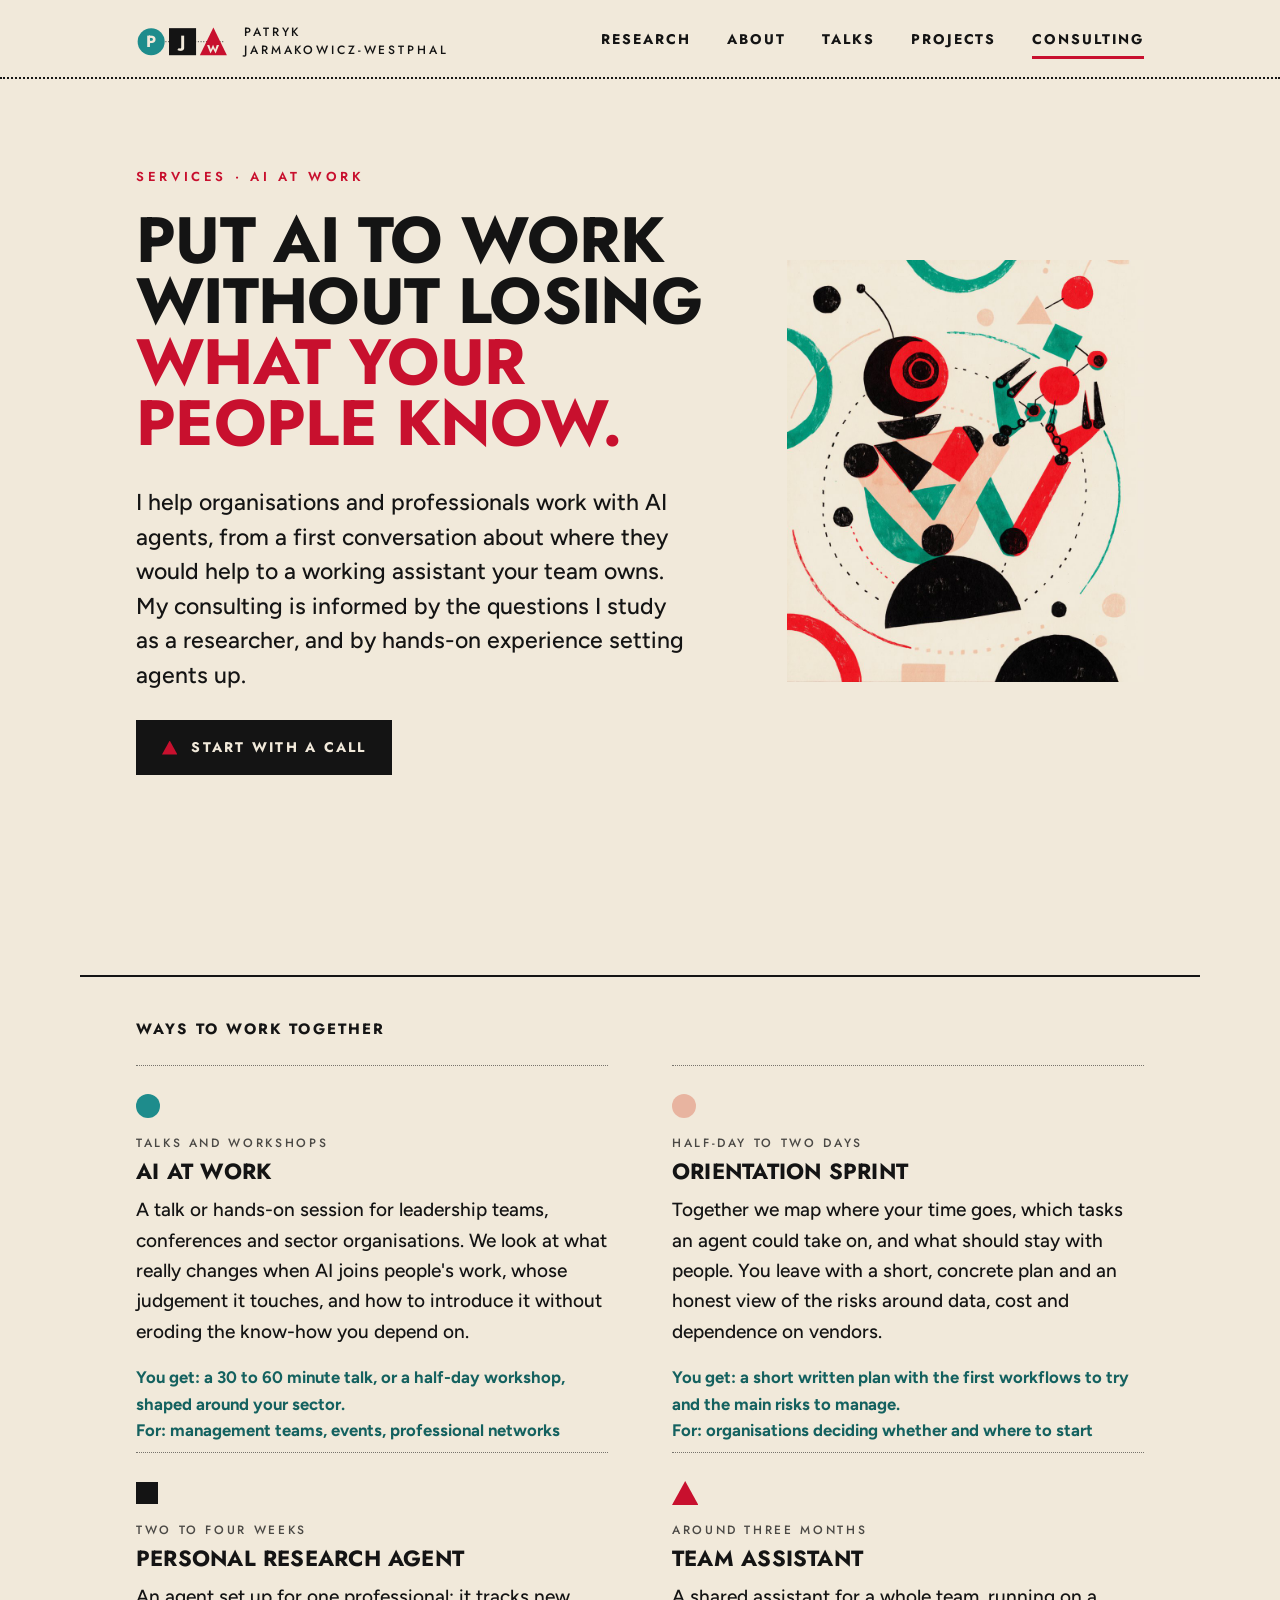
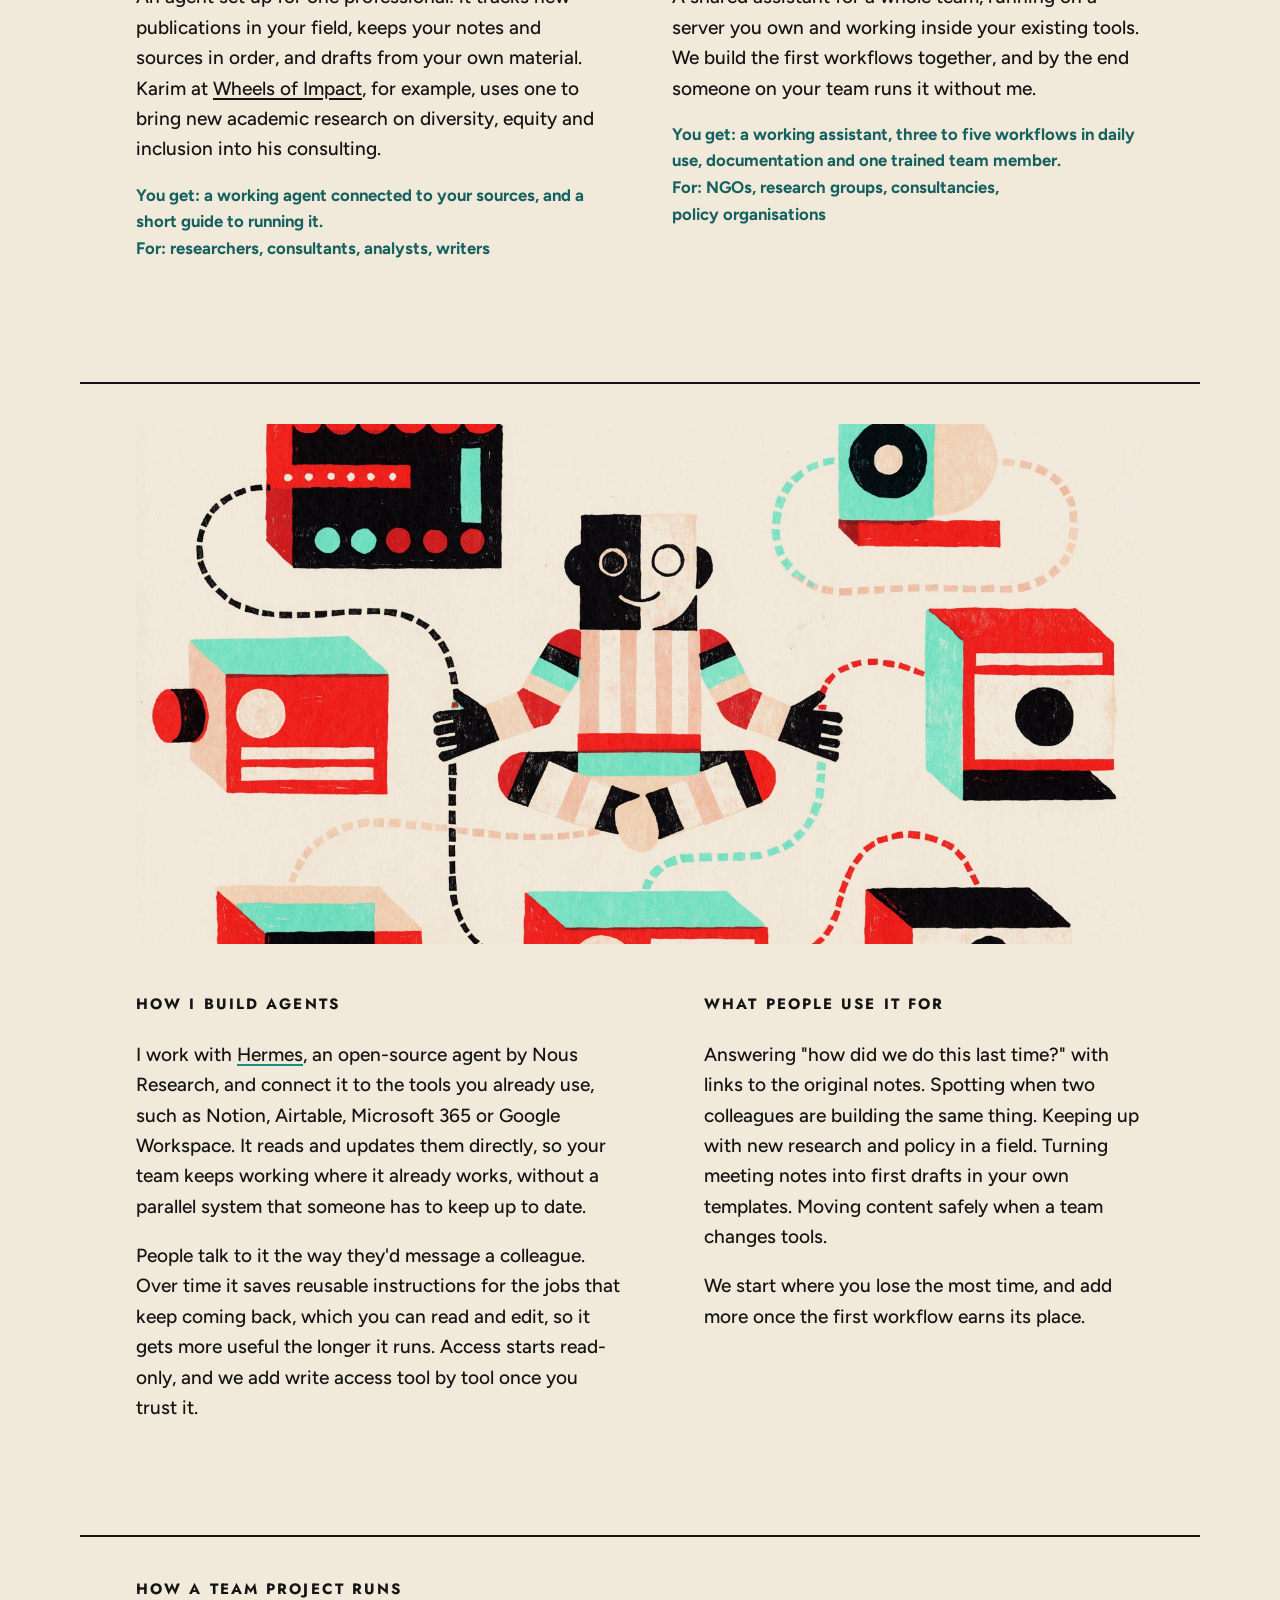
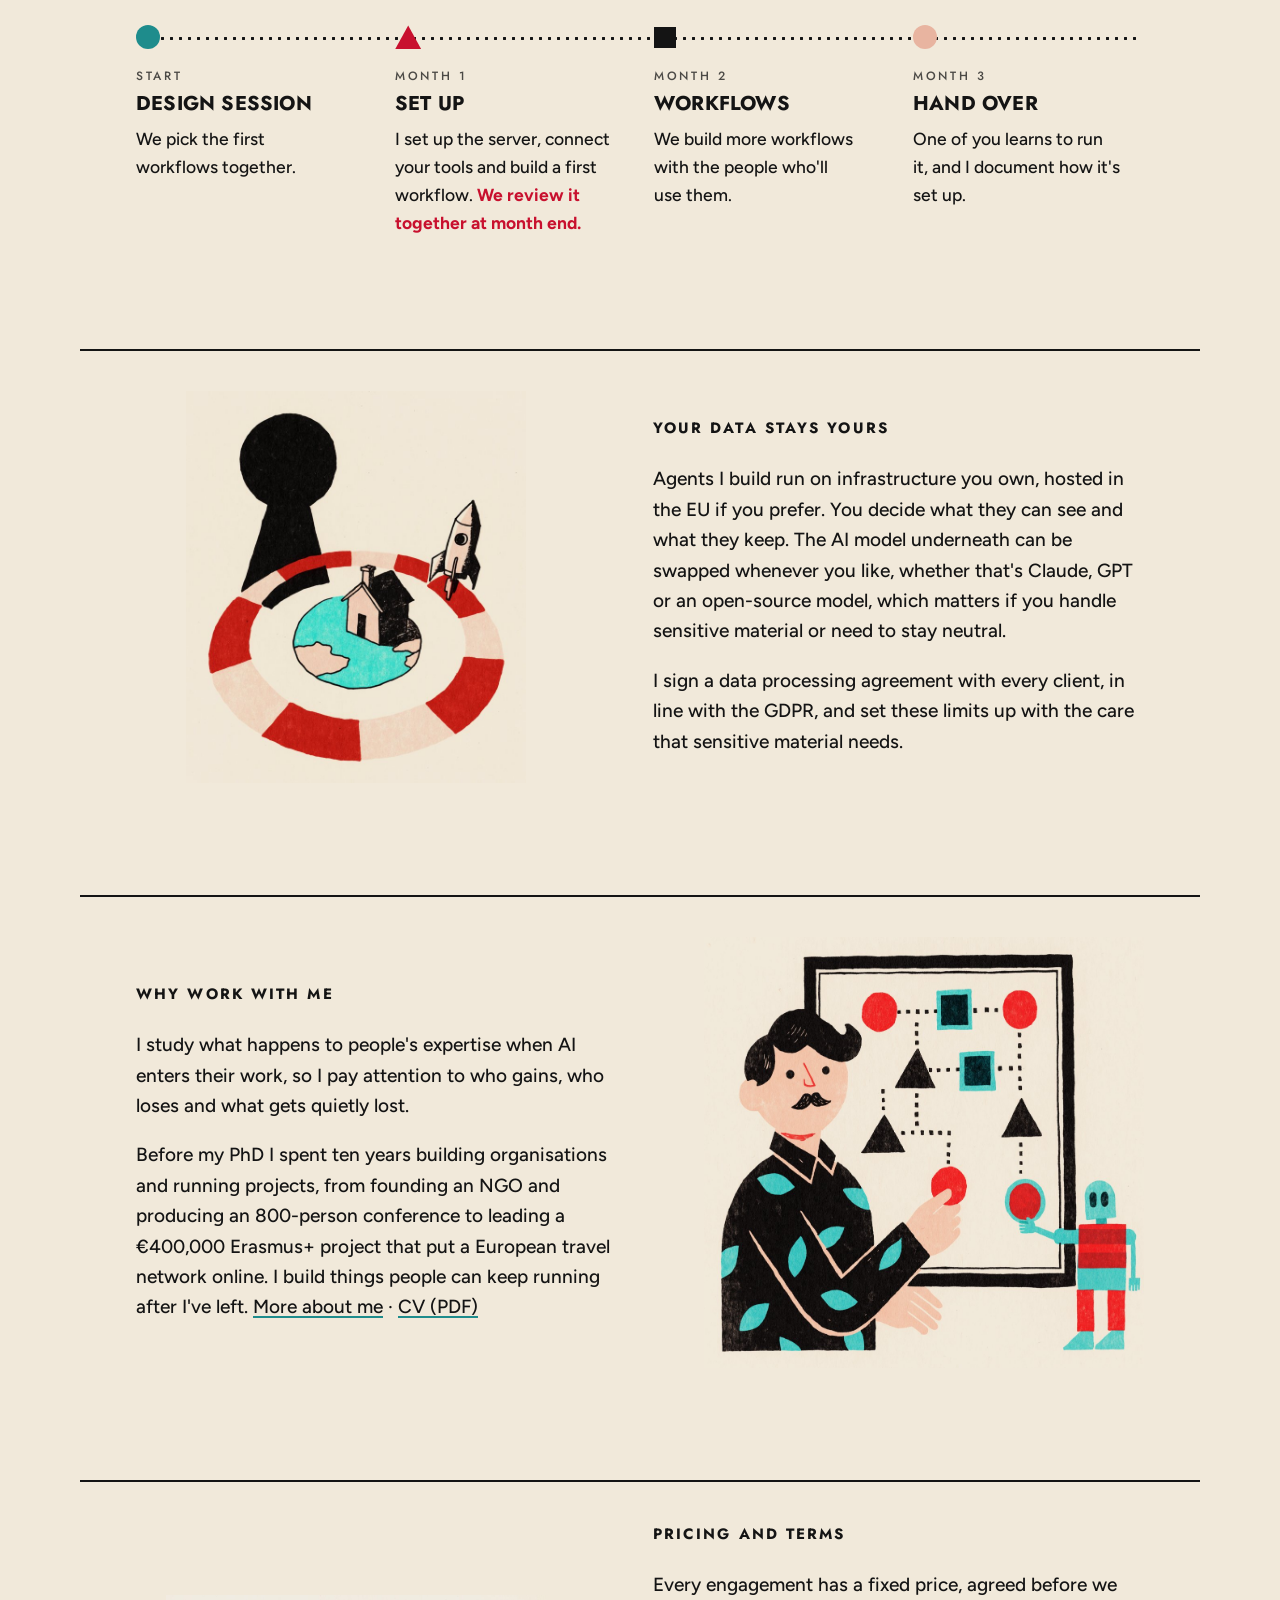
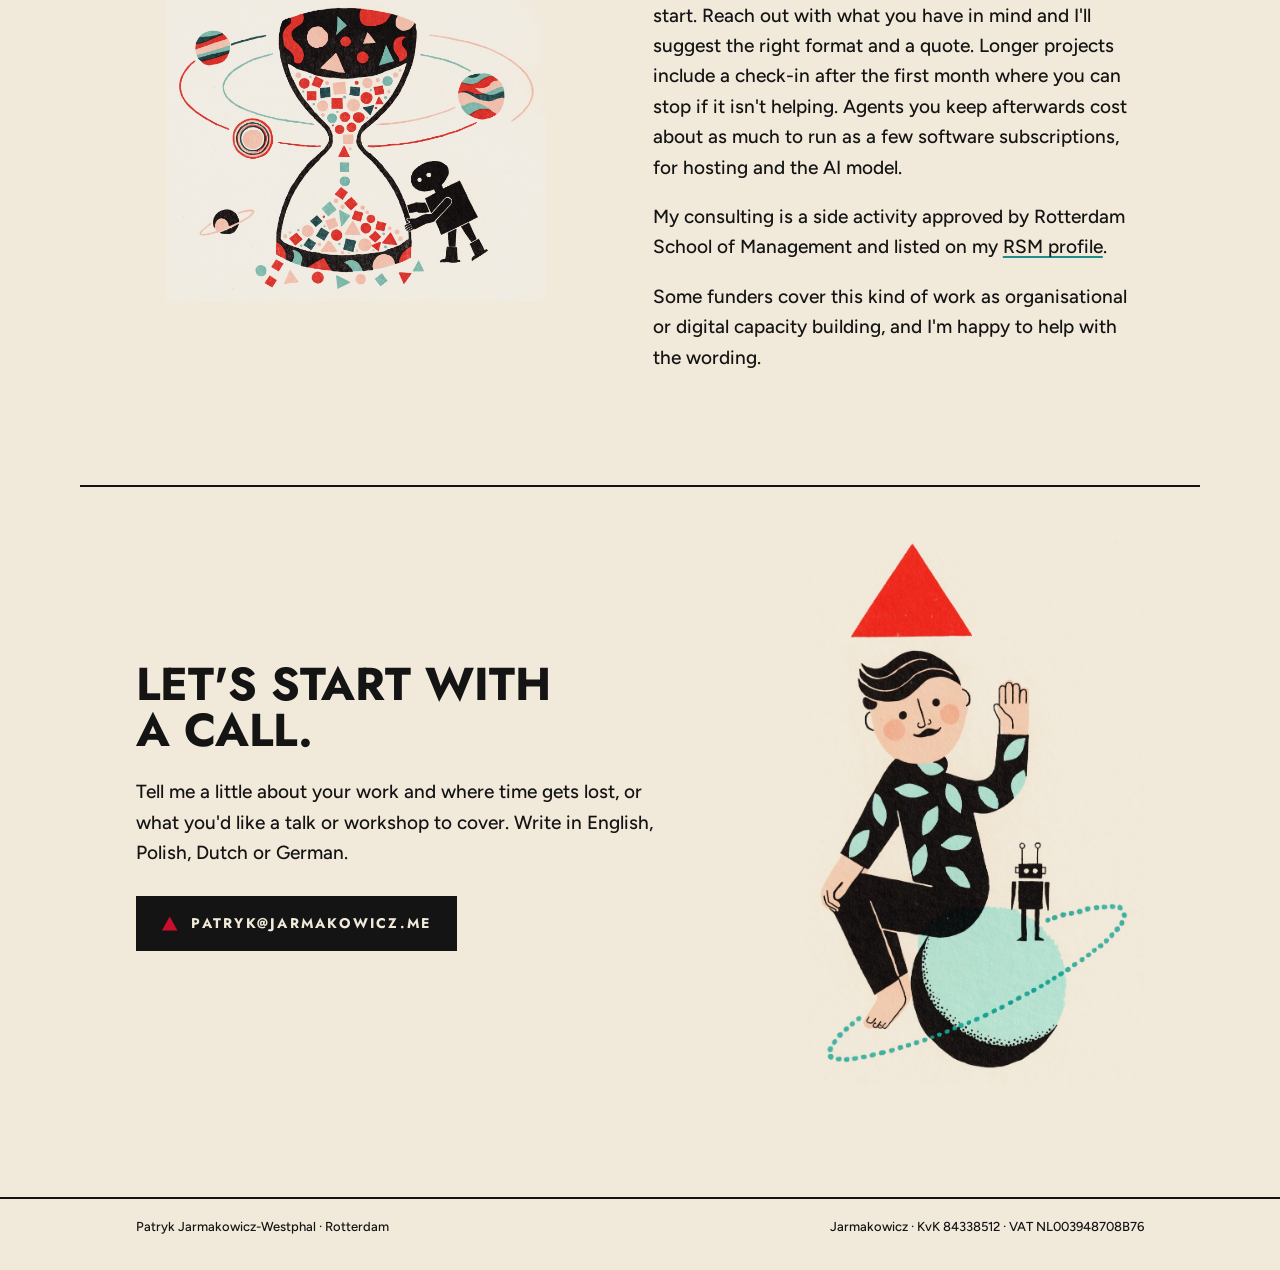
<file: services.html>
<!DOCTYPE html>
<html lang="en">
<head>
<meta charset="utf-8">
<meta name="viewport" content="width=device-width, initial-scale=1">
<title>AI agent consulting, talks and workshops · Patryk Jarmakowicz-Westphal, Rotterdam</title>
<meta name="description" content="Consulting on AI agents for NGOs, research groups, consultancies and professionals in the Netherlands and Europe: talks and workshops on AI at work, orientation sprints, personal research agents and team assistants built on open-source Hermes, hosted in the EU.">
<link rel="canonical" href="https://jarmakowicz.me/services.html">
<meta property="og:type" content="website">
<meta property="og:title" content="AI agent consulting, talks and workshops · Patryk Jarmakowicz-Westphal">
<meta property="og:description" content="Put AI to work without losing what your people know. Talks, orientation sprints, personal research agents and team assistants.">
<meta property="og:url" content="https://jarmakowicz.me/services.html">
<meta property="og:image" content="https://jarmakowicz.me/img/02-connecting-existing-tools.jpg">
<script type="application/ld+json">
{
  "@context": "https://schema.org",
  "@type": "ProfessionalService",
  "@id": "https://jarmakowicz.me/services.html#service",
  "name": "Jarmakowicz",
  "url": "https://jarmakowicz.me/services.html",
  "description": "Consulting, talks and workshops on AI agents and AI at work, by PhD researcher Patryk Jarmakowicz-Westphal.",
  "founder": {"@id": "https://jarmakowicz.me/#person", "@type": "Person", "name": "Patryk Jarmakowicz-Westphal"},
  "address": {"@type": "PostalAddress", "addressLocality": "Rotterdam", "addressCountry": "NL"},
  "areaServed": ["NL", "DE", "PL"],
  "availableLanguage": ["en", "pl", "nl", "de"],
  "knowsAbout": ["AI agents", "Hermes agent", "AI adoption in organisations", "data governance for AI", "AI at work"],
  "hasOfferCatalog": {
    "@type": "OfferCatalog",
    "name": "Ways to work together",
    "itemListElement": [
      {"@type": "Offer", "itemOffered": {"@type": "Service", "name": "AI at work: talks and workshops", "description": "A 30 to 60 minute talk or half-day workshop for leadership teams, conferences and sector organisations."}},
      {"@type": "Offer", "itemOffered": {"@type": "Service", "name": "Orientation sprint", "description": "Half a day to two days mapping where an AI agent could help, with a short written plan and the main risks."}},
      {"@type": "Offer", "itemOffered": {"@type": "Service", "name": "Personal research agent", "description": "A two to four week setup of an AI agent for one researcher, consultant or analyst, connected to their sources."}},
      {"@type": "Offer", "itemOffered": {"@type": "Service", "name": "Team assistant", "description": "A shared AI assistant for a team, built over about three months on a server the client owns and handed over with documentation and training."}}
    ]
  }
}
</script>
<link rel="preconnect" href="https://fonts.googleapis.com"><link rel="preconnect" href="https://fonts.gstatic.com" crossorigin>
<link href="https://fonts.googleapis.com/css2?family=Bodoni+Moda:ital,wght@1,500&family=Figtree:wght@500;700&family=Jost:wght@500;600;700&display=swap" rel="stylesheet">
<link rel="stylesheet" href="style.css">
</head>
<body>
<a class="skip" href="#offers">Skip to content</a>

<header class="top">
  <div class="wrap">
    <a class="brand" href="index.html" aria-label="Patryk Jarmakowicz-Westphal, home">
      <svg viewBox="0 0 340 112" aria-hidden="true">
        <line x1="20" y1="58" x2="330" y2="58" stroke="#141414" stroke-width="3" stroke-dasharray="1 9" stroke-linecap="round"/>
        <circle cx="56" cy="58" r="50" fill="#1E8C8C"/><text x="56" y="79" text-anchor="middle" font-family="Futura,Jost" font-weight="700" font-size="60" fill="#F1E9DA">P</text>
        <rect x="122" y="8" width="100" height="100" fill="#141414"/><text x="172" y="79" text-anchor="middle" font-family="Futura,Jost" font-weight="700" font-size="60" fill="#F1E9DA">J</text>
        <polygon points="236,108 286,6 336,108" fill="#C8102E"/><text x="286" y="98" text-anchor="middle" font-family="Futura,Jost" font-weight="700" font-size="42" fill="#F1E9DA">W</text>
      </svg>
      <span>Patryk<br>Jarmakowicz-Westphal</span>
    </a>
    <nav class="nav" aria-label="Main">
      <a href="index.html">Research</a>
      <a href="index.html#about">About</a>
      <a href="index.html#talks" class="nav-opt">Talks</a>
      <a href="index.html#projects" class="nav-opt">Projects</a>
      <a href="services.html" aria-current="page">Consulting</a>
    </nav>
  </div>
</header>

<main>
  <section class="hero">
    <div class="wrap">
      <div>
        <p class="kicker">Services · AI at work</p>
        <h1>Put AI to work without losing <span>what your people know.</span></h1>
        <p class="lede">I help organisations and professionals work with AI agents, from a first conversation about where they would help to a working assistant your team owns. My consulting is informed by the questions I study as a researcher, and by hands-on experience setting agents up.</p>
        <a class="button" href="#contact"><span class="pc sig"></span>Start with a call</a>
      </div>
      <figure><img src="img/constructor-recraft.jpg" alt="A constructor robot assembling a small planet from circles, squares and triangles" width="1600" height="1040"></figure>
    </div>
  </section>

  <section class="block" aria-labelledby="offers">
    <div class="wrap">
      <h2 id="offers">Ways to work together</h2>
      <div class="offers">
        <article>
          <div class="mk"><span class="pc body"></span></div>
          <p class="when">Talks and workshops</p>
          <h3>AI at work</h3>
          <p>A talk or hands-on session for leadership teams, conferences and sector organisations. We look at what really changes when AI joins people's work, whose judgement it touches, and how to introduce it without eroding the know-how you depend on.</p>
          <p class="fit">You get: a 30 to 60 minute talk, or a half-day workshop, shaped around your sector.<br>For: management teams, events, professional networks</p>
        </article>
        <article>
          <div class="mk"><span class="pc done"></span></div>
          <p class="when">Half-day to two days</p>
          <h3>Orientation sprint</h3>
          <p>Together we map where your time goes, which tasks an agent could take on, and what should stay with people. You leave with a short, concrete plan and an honest view of the risks around data, cost and dependence on vendors.</p>
          <p class="fit">You get: a short written plan with the first workflows to try and the main risks to manage.<br>For: organisations deciding whether and where to start</p>
        </article>
        <article>
          <div class="mk"><span class="pc mod"></span></div>
          <p class="when">Two to four weeks</p>
          <h3>Personal research agent</h3>
          <p>An agent set up for one professional: it tracks new publications in your field, keeps your notes and sources in order, and drafts from your own material. Karim at <a href="https://wheelsofimpact.com/">Wheels of Impact</a>, for example, uses one to bring new academic research on diversity, equity and inclusion into his consulting.</p>
          <p class="fit">You get: a working agent connected to your sources, and a short guide to running it.<br>For: researchers, consultants, analysts, writers</p>
        </article>
        <article>
          <div class="mk"><span class="pc sig"></span></div>
          <p class="when">Around three months</p>
          <h3>Team assistant</h3>
          <p>A shared assistant for a whole team, running on a server you own and working inside your existing tools. We build the first workflows together, and by the end someone on your team runs it without me.</p>
          <p class="fit">You get: a working assistant, three to five workflows in daily use, documentation and one trained team member.<br>For: NGOs, research groups, consultancies, policy organisations</p>
        </article>
      </div>
    </div>
  </section>

  <section class="block" aria-labelledby="what">
    <div class="wrap">
      <figure class="banner"><img src="img/02-connecting-existing-tools.jpg" alt="A robot sitting among existing machines, linking them with dotted cables" width="1600" height="1040"></figure>
      <div class="split" style="margin-top:48px;align-items:start">
        <div class="prose">
          <h2 id="what">How I build agents</h2>
          <p>I work with <a href="https://hermes-agent.nousresearch.com/">Hermes</a>, an open-source agent by Nous Research, and connect it to the tools you already use, such as Notion, Airtable, Microsoft 365 or Google Workspace. It reads and updates them directly, so your team keeps working where it already works, without a parallel system that someone has to keep up to date.</p>
          <p>People talk to it the way they'd message a colleague. Over time it saves reusable instructions for the jobs that keep coming back, which you can read and edit, so it gets more useful the longer it runs. Access starts read-only, and we add write access tool by tool once you trust it.</p>
        </div>
        <div class="prose">
          <h2>What people use it for</h2>
          <p>Answering "how did we do this last time?" with links to the original notes. Spotting when two colleagues are building the same thing. Keeping up with new research and policy in a field. Turning meeting notes into first drafts in your own templates. Moving content safely when a team changes tools.</p>
          <p>We start where you lose the most time, and add more once the first workflow earns its place.</p>
        </div>
      </div>
    </div>
  </section>

  <section class="block" aria-labelledby="process">
    <div class="wrap">
      <h2 id="process">How a team project runs</h2>
      <div class="orbit">
        <div class="line" aria-hidden="true"></div>
        <ol>
          <li><div class="mk"><span class="pc body"></span></div><p class="when">Start</p><h3>Design session</h3><p>We pick the first workflows together.</p></li>
          <li><div class="mk"><span class="pc sig"></span></div><p class="when">Month 1</p><h3>Set up</h3><p>I set up the server, connect your tools and build a first workflow. <span class="gate">We review it together at month end.</span></p></li>
          <li><div class="mk"><span class="pc mod"></span></div><p class="when">Month 2</p><h3>Workflows</h3><p>We build more workflows with the people who'll use them.</p></li>
          <li><div class="mk"><span class="pc done"></span></div><p class="when">Month 3</p><h3>Hand over</h3><p>One of you learns to run it, and I document how it's set up.</p></li>
        </ol>
      </div>
    </div>
  </section>

  <section class="block" aria-labelledby="data">
    <div class="wrap split rev">
      <figure><img src="img/03-your-own-planet.jpg" alt="A small planet with a house inside a protective ring, next to a keyhole and a rocket" width="730" height="840" style="max-width:340px;margin:0 auto"></figure>
      <div class="prose">
        <h2 id="data">Your data stays yours</h2>
        <p>Agents I build run on infrastructure you own, hosted in the EU if you prefer. You decide what they can see and what they keep. The AI model underneath can be swapped whenever you like, whether that's Claude, GPT or an open-source model, which matters if you handle sensitive material or need to stay neutral.</p>
        <p>I sign a data processing agreement with every client, in line with the GDPR, and set these limits up with the care that sensitive material needs.</p>
      </div>
    </div>
  </section>

  <section class="block" aria-labelledby="why">
    <div class="wrap split">
      <div class="prose">
        <h2 id="why">Why work with me</h2>
        <p>I study what happens to people's expertise when AI enters their work, so I pay attention to who gains, who loses and what gets quietly lost.</p>
        <p>Before my PhD I spent ten years building organisations and running projects, from founding an NGO and producing an 800-person conference to leading a €400,000 Erasmus+ project that put a European travel network online. I build things people can keep running after I've left. <a href="index.html#about">More about me</a> · <a href="Patryk-Jarmakowicz-Westphal-CV.pdf">CV (PDF)</a></p>
      </div>
      <figure><img src="img/f3-figure-planning.jpg" alt="Poster-style drawing of a man arranging shapes into a plan on a board while a small robot hands him a piece" width="1400" height="1200"></figure>
    </div>
  </section>

  <section class="block" aria-labelledby="cost">
    <div class="wrap split rev">
      <figure><img src="img/06-time-saved.jpg" alt="A robot turning over an hourglass filled with small geometric shapes" width="1400" height="1130" style="max-width:380px;margin:0 auto"></figure>
      <div class="prose">
        <h2 id="cost">Pricing and terms</h2>
        <p>Every engagement has a fixed price, agreed before we start. Reach out with what you have in mind and I'll suggest the right format and a quote. Longer projects include a check-in after the first month where you can stop if it isn't helping. Agents you keep afterwards cost about as much to run as a few software subscriptions, for hosting and the AI model.</p>
        <p>My consulting is a side activity approved by Rotterdam School of Management and listed on my <a href="https://www.rsm.nl/people/patryk-jarmakowicz-westphal/">RSM profile</a>.</p>
        <p>Some funders cover this kind of work as organisational or digital capacity building, and I'm happy to help with the wording.</p>
      </div>
    </div>
  </section>

  <section class="call" aria-labelledby="contact">
    <div class="wrap">
      <div>
        <p class="big" id="contact">Let's start with a call.</p>
        <p class="prose">Tell me a little about your work and where time gets lost, or what you'd like a talk or workshop to cover. Write in English, Polish, Dutch or German.</p>
        <a class="button em" href="#contact" data-u="patryk" data-d="jarmakowicz.me" data-s="Working%20together%20on%20AI"><span class="pc sig"></span><span class="em-t">patryk [at] jarmakowicz [dot] me</span></a>
      </div>
      <figure><img src="img/f2-figure-planet.jpg" alt="Poster-style drawing of a man waving from a small teal planet, a tiny robot beside him" width="1100" height="1400" style="max-width:340px;margin-left:auto"></figure>
    </div>
  </section>
</main>

<footer class="foot">
  <div class="wrap">
    <span>Patryk Jarmakowicz-Westphal · Rotterdam</span>
    <span>Jarmakowicz · KvK 84338512 · VAT NL003948708B76</span>
  </div>
</footer>

<script src="motion.js" defer></script>
<script>document.querySelectorAll("a.em").forEach(function(a){var e=a.dataset.u+"@"+a.dataset.d;a.href="mailto:"+e+(a.dataset.s?"?subject="+a.dataset.s:"");var t=a.querySelector(".em-t");if(t)t.textContent=e;});</script>
</body>
</html>
</file>
<file: style.css>
/* Konstruktor web styles. Tokens match brand/DESIGN.md */
:root{
  --cream:#F1E9DA; --ink:#141414; --crimson:#C8102E; --teal:#1E8C8C; --teal-deep:#14615F; --blush:#E8B4A0;
  --display:"Futura","Jost",sans-serif;
  --text:"Avenir Next","Figtree",sans-serif;
  --voice:"Bodoni 72","Bodoni Moda",serif;
  --wrap:1120px; --gut:clamp(20px,5vw,56px);
  --gap:clamp(56px,9vw,112px);
}
*{box-sizing:border-box;margin:0;padding:0}
html{background:var(--cream);color:var(--ink);-webkit-text-size-adjust:100%}
body{font-family:var(--text);font-weight:500;font-size:clamp(17px,1.1vw + 12px,19px);line-height:1.6;text-wrap:pretty}
img{display:block;max-width:100%;height:auto}
a{color:inherit;text-decoration-thickness:1.5px;text-underline-offset:3px}
a:hover{color:var(--crimson)}
:focus-visible{outline:3px solid var(--crimson);outline-offset:3px}
.wrap{max-width:var(--wrap);margin:0 auto;padding:0 var(--gut)}
p+p{margin-top:1em}
em,i{font-style:italic}

/* shapes */
.pc{display:inline-block;flex:none}
.pc.body{width:1em;height:1em;border-radius:50%;background:var(--teal)}
.pc.mod{width:.9em;height:.9em;background:var(--ink)}
.pc.sig{width:1.1em;height:1em;background:var(--crimson);clip-path:polygon(50% 0,100% 100%,0 100%)}
.pc.done{width:1em;height:1em;border-radius:50%;background:var(--blush)}

/* header */
.top{border-bottom:2px dotted var(--ink)}
.top .wrap{display:flex;align-items:center;justify-content:space-between;gap:24px;padding-top:22px;padding-bottom:18px}
.brand{display:flex;align-items:center;gap:16px;text-decoration:none}
.brand svg{width:92px;height:auto}
.brand span{font-family:var(--display);font-size:12px;letter-spacing:.24em;text-transform:uppercase;line-height:1.5}
.nav{display:flex;gap:clamp(16px,3vw,36px);font-family:var(--display);font-weight:700;font-size:14px;letter-spacing:.14em;text-transform:uppercase}
.nav a{text-decoration:none;padding:6px 0;border-bottom:3px solid transparent}
.nav a[aria-current="page"]{border-color:var(--crimson)}
@media (max-width:640px){.brand span{display:none}.brand svg{width:78px}}

/* hero */
.hero{position:relative;overflow:hidden}
.hero .wrap{display:grid;grid-template-columns:1.25fr .75fr;gap:56px;align-items:center;padding-top:clamp(40px,7vw,88px);padding-bottom:clamp(40px,7vw,88px)}
.kicker{font-family:var(--display);font-weight:600;font-size:13px;letter-spacing:.28em;text-transform:uppercase;color:var(--crimson);margin-bottom:22px}
h1{font-family:var(--display);font-weight:700;font-size:clamp(38px,5vw,68px);line-height:.95;letter-spacing:-.01em;text-transform:uppercase}
h1 span{color:var(--crimson)}
.lede{font-size:clamp(19px,1.4vw + 12px,23px);line-height:1.5;margin-top:32px;max-width:34em}
.hero figure img{width:100%}
@media (max-width:820px){.hero .wrap{grid-template-columns:1fr}.hero figure{order:-1;max-width:300px}}

/* sections */
section.block{padding:var(--gap) 0 0}
section.block > .wrap{border-top:2px solid var(--ink);padding-top:40px}
h2{font-family:var(--display);font-weight:700;font-size:15px;letter-spacing:.14em;text-transform:uppercase;margin-bottom:24px}
h3{font-family:var(--display);font-weight:700;font-size:clamp(22px,2vw,28px);line-height:1.1;text-transform:uppercase;letter-spacing:.01em}
.split{display:grid;grid-template-columns:1fr minmax(0,440px);gap:clamp(32px,6vw,80px);align-items:center}
.split.rev{grid-template-columns:minmax(0,440px) 1fr}
.split.rev > figure{order:-1}
.prose{max-width:36em}
@media (max-width:820px){.split,.split.rev{grid-template-columns:1fr}.split.rev > figure{order:0}.split figure{max-width:480px}}
.quote{font-family:var(--voice);font-style:italic;font-size:clamp(26px,2.6vw,36px);line-height:1.25;max-width:22em}

/* work list */
.work{list-style:none;margin-top:8px}
.work li{display:grid;grid-template-columns:minmax(0,300px) 1fr;gap:clamp(24px,5vw,64px);align-items:center;padding:40px 0;border-top:1.5px dotted rgba(20,20,20,.55)}
.work li:first-child{border-top:0;padding-top:8px}
.work .meta{font-family:var(--display);font-size:12px;letter-spacing:.22em;text-transform:uppercase;margin:10px 0 14px;color:var(--teal-deep)}
.work p{max-width:34em}
@media (max-width:820px){.work li{grid-template-columns:1fr}.work figure{max-width:360px}}

/* facts */
.facts{display:grid;grid-template-columns:repeat(auto-fit,minmax(220px,1fr));gap:0 40px}
.facts div{padding:18px 0;border-top:1.5px dotted rgba(20,20,20,.55)}
.facts dt{font-family:var(--display);font-weight:700;font-size:13px;letter-spacing:.14em;text-transform:uppercase;margin-bottom:6px}

/* orbit */
.orbit{position:relative;margin-top:16px}
.orbit .line{position:absolute;left:4px;right:4px;top:12px;border-top:3px dotted var(--ink)}
.orbit ol{list-style:none;display:grid;grid-template-columns:repeat(4,1fr);gap:28px;position:relative}
.orbit .mk{height:24px;display:flex;align-items:center;font-size:24px}
.orbit .when{font-family:var(--display);font-size:12px;letter-spacing:.22em;text-transform:uppercase;margin-top:18px;opacity:.75}
.orbit h3{font-size:20px;margin:6px 0 10px}
.orbit p{font-size:.92em}
.orbit .gate{color:var(--crimson);font-weight:700}
@media (max-width:820px){
  .orbit .line{left:11px;right:auto;top:4px;bottom:4px;border-top:0;border-left:3px dotted var(--ink)}
  .orbit ol{grid-template-columns:1fr;gap:32px}
  .orbit li{display:grid;grid-template-columns:40px 1fr}
  .orbit li > *:not(.mk){grid-column:2}
  .orbit .mk{grid-row:1 / span 3}
  .orbit .when{margin-top:0}
}

/* banner */
.banner img{width:100%;max-height:520px;object-fit:cover;object-position:50% 35%}

/* call */
.call{padding:var(--gap) 0}
.call .wrap{border-top:2px solid var(--ink);padding-top:40px;display:grid;grid-template-columns:1fr minmax(0,380px);gap:clamp(32px,6vw,80px);align-items:center}
.call .big{font-family:var(--display);font-weight:700;font-size:clamp(30px,3.6vw,48px);line-height:1;text-transform:uppercase;margin-bottom:24px}
.button{display:inline-flex;align-items:center;gap:14px;margin-top:28px;padding:16px 26px;background:var(--ink);color:var(--cream);text-decoration:none;font-family:var(--display);font-weight:700;font-size:14px;letter-spacing:.16em;text-transform:uppercase}
.button:hover{background:var(--crimson);color:var(--cream)}
.button .pc.sig{font-size:14px;background:var(--crimson)}
.button:hover .pc.sig{background:var(--cream)}
@media (max-width:820px){.call .wrap{grid-template-columns:1fr}}

/* footer */
.foot{border-top:2px solid var(--ink)}
.foot .wrap{display:flex;flex-wrap:wrap;justify-content:space-between;gap:12px 32px;padding-top:18px;padding-bottom:32px;font-size:13px}

/* about path */
.path{list-style:none;margin-top:48px;position:relative;padding-left:34px}
.path::before{content:"";position:absolute;left:8px;top:10px;bottom:10px;border-left:3px dotted var(--ink)}
.path li{position:relative;display:grid;grid-template-columns:120px 1fr;gap:20px;padding:10px 0}
.path li::before{content:"";position:absolute;left:-33px;top:15px;width:16px;height:16px;border-radius:50%;background:var(--teal)}
.path li:first-child::before{background:var(--crimson);border-radius:0;clip-path:polygon(50% 0,100% 100%,0 100%);width:18px}
.path .yr{font-family:var(--display);font-weight:700;font-size:14px;letter-spacing:.1em;padding-top:3px}
.path b{font-weight:700}
@media (max-width:640px){.path li{grid-template-columns:1fr;gap:2px}}
.nav a{white-space:nowrap}
#about .split{align-items:start}
#about .split figure{position:sticky;top:32px}
@media (max-width:820px){#about .split figure{position:static}}

/* about: portrait + skills */
.portrait img{width:100%;max-width:420px}
.skills{display:grid;grid-template-columns:repeat(auto-fit,minmax(300px,1fr));gap:0 56px}
.skills > div{padding:28px 0;border-top:1.5px dotted rgba(20,20,20,.55)}
.skills h3{font-size:19px;margin-bottom:10px}
.skills p{max-width:34em}

/* offers */
.offers{display:grid;grid-template-columns:repeat(2,1fr);gap:0 64px}
@media (max-width:820px){.offers{grid-template-columns:1fr}}
.offers p:not(.when):not(.fit){max-width:34em}
.offers article{padding:28px 0 8px;border-top:1.5px dotted rgba(20,20,20,.55)}
.offers .mk{height:24px;display:flex;align-items:center;font-size:24px}
.offers .when{font-family:var(--display);font-size:12px;letter-spacing:.22em;text-transform:uppercase;margin-top:16px;opacity:.75}
.offers h3{font-size:22px;margin:6px 0 12px}
.offers .fit{font-size:.88em;color:var(--teal-deep);font-weight:700}

/* ---------- motion ---------- */
.reveal{opacity:0;transform:translateY(22px);transition:opacity .7s ease var(--d,0ms),transform .7s cubic-bezier(.2,.7,.2,1) var(--d,0ms)}
.reveal.in{opacity:1;transform:none}
figure{overflow:visible}
figure img{transition:transform .6s cubic-bezier(.2,.7,.2,1)}
figure:hover img{transform:translateY(-4px) rotate(-.6deg)}
@keyframes drift{from{transform:translateY(0) rotate(0)}to{transform:translateY(-10px) rotate(.8deg)}}
.hero figure img,.call figure img{animation:drift 6s ease-in-out infinite alternate}
.split figure img{animation:drift 8s ease-in-out infinite alternate}
.split.rev figure img{animation-delay:-3s}
.work figure img{animation:drift 9s ease-in-out infinite alternate}
.work li:nth-child(2) figure img{animation-delay:-4s}
/* moving dotted orbit */
.orbit .line{border-top:0!important;height:3px;background-image:radial-gradient(circle,var(--ink) 1.4px,transparent 1.6px);background-size:9px 3px;animation:march 3s linear infinite}
@keyframes march{to{background-position:90px 0}}
@keyframes pulse{0%,100%{transform:scale(1)}50%{transform:scale(1.18)}}
.orbit .mk .pc,.offers .mk .pc{animation:pulse 3.2s ease-in-out infinite}
.orbit li:nth-child(2) .pc{animation-delay:.4s}.orbit li:nth-child(3) .pc{animation-delay:.8s}.orbit li:nth-child(4) .pc{animation-delay:1.2s}
.brand svg line{animation:march-svg 4s linear infinite}
@keyframes march-svg{to{stroke-dashoffset:-100}}
.button .pc.sig{transition:transform .3s}
.button:hover .pc.sig{transform:translateX(4px) rotate(90deg)}
@media (max-width:820px){
  .orbit .line{height:auto;width:3px;background-image:radial-gradient(circle,var(--ink) 1.4px,transparent 1.6px);background-size:3px 9px;animation:march-v 3s linear infinite}
  @keyframes march-v{to{background-position:0 90px}}
}
@media (prefers-reduced-motion:reduce){
  *,*::before,*::after{animation:none!important;transition:none!important}
  .reveal{opacity:1;transform:none}
}

/* ---------- responsive images ---------- */
.hero figure{display:flex;justify-content:center}
.hero figure img{max-height:min(72vh,640px);width:auto;max-width:100%}
.split figure{display:flex;justify-content:center}
.split figure img{max-height:520px;width:auto;max-width:100%}
@media (min-width:821px) and (max-width:1100px){
  .hero .wrap{grid-template-columns:1fr 1fr}
  .split,.split.rev{grid-template-columns:1fr 1fr}
}
@media (max-width:820px){
  .hero figure img{max-height:340px}
  .split figure img{max-height:300px}
  .work figure img{max-height:260px;width:auto}
  .banner img{max-height:260px}
}
@media (max-width:640px){
  .top .wrap{gap:12px}
  .brand svg{width:62px}
  .nav{gap:14px;font-size:12px;letter-spacing:.08em}
}

/* affiliations */
.affil{display:flex;flex-wrap:wrap;align-items:center;gap:20px 32px;margin-top:32px;padding-top:20px;border-top:1.5px dotted rgba(20,20,20,.55)}
.affil img{display:block;height:34px;width:auto}
.affil .logo-erim{height:46px}
.affil a{opacity:.85;transition:opacity .3s}.affil a:hover{opacity:1}
.prose a,.work a,.skills a,.path a,.facts a,.lede a{text-decoration-color:var(--teal);text-decoration-thickness:2px}
@media (max-width:640px){.affil img{height:28px}.affil .logo-erim{height:38px}}

@media (max-width:640px){.nav-opt{display:none}}

/* phones: smaller graphics on inner pages */
@media (max-width:640px){
  .hero figure{max-width:200px}
  .hero figure img{max-height:220px}
  .split figure img,.split figure{max-height:200px;max-width:220px}
  .banner img{max-height:180px}
  .call figure img{max-width:180px}
}

/* skip link */
.skip{position:absolute;left:12px;top:-60px;z-index:50;background:var(--ink);color:var(--cream);padding:10px 16px;font-family:var(--display);font-weight:700;text-decoration:none}
.skip:focus{top:12px;color:var(--cream)}
</file>
<file: home.css>
/* Landing page. Loaded after style.css; only applies under body.home */
.home{font-size:clamp(18px,.45vw + 15px,20px);line-height:1.7}
.home p+p{margin-top:.9em}

/* sticky header */
.home .top{position:sticky;top:0;z-index:20;background:var(--cream);transition:box-shadow .3s}
.home .top.scrolled{box-shadow:0 1px 0 var(--ink)}

/* shared type */
.home .kicker{margin-bottom:18px}
.h-h2{font-family:var(--display);font-weight:700;font-size:clamp(32px,4vw,56px);line-height:1;text-transform:uppercase;letter-spacing:-.005em;max-width:16ch}
.h-h2 a{text-decoration:none;color:var(--crimson)}
.h-h2 a:hover{text-decoration:underline}
.h-body{max-width:58ch;margin-top:22px}
.h-head{margin-bottom:clamp(40px,6vw,72px)}
.h-sec{padding:clamp(88px,12vw,160px) 0 0}
.h-split{display:grid;grid-template-columns:1fr 1fr;gap:clamp(40px,7vw,112px);align-items:center}
@media (max-width:860px){.h-split{grid-template-columns:1fr}}

/* hero */
.h-hero{position:relative;min-height:calc(100svh - 120px);display:flex;align-items:center;overflow:hidden;padding:48px 0 96px}
.h-grid{display:grid;grid-template-columns:1.4fr .6fr;gap:clamp(32px,5vw,80px);align-items:center;position:relative;z-index:2}
.h-title{font-family:var(--display);font-weight:700;font-size:clamp(40px,5.1vw,84px);line-height:.95;letter-spacing:-.015em;text-transform:uppercase;max-width:17ch;text-wrap:balance}
.h-title span{color:var(--crimson)}
.h-lede{font-size:clamp(19px,.7vw + 14px,23px);line-height:1.6;max-width:42ch;margin-top:32px}
.h-art img{width:100%;max-height:min(70vh,620px);object-fit:contain}
.affil{max-width:520px}
@media (max-width:860px){
  .h-hero{min-height:auto;padding-top:24px}
  .h-grid{grid-template-columns:1fr}
  .h-art{order:-1;max-width:300px}
  .h-art img{max-height:340px}
}
.h-cue{position:absolute;left:50%;bottom:28px;translate:-50% 0;z-index:3;display:grid;place-items:center;width:44px;height:44px;border:2px dotted var(--ink);border-radius:50%;}
.h-cue .pc{font-size:14px}
@keyframes bob{50%{transform:translateY(8px)}}

/* angles */
.angles{list-style:none;display:grid;gap:clamp(64px,9vw,120px)}
.angle{display:grid;grid-template-columns:minmax(0,5fr) minmax(0,6fr);gap:clamp(32px,6vw,96px);align-items:center}
.angle:nth-child(even){grid-template-columns:minmax(0,6fr) minmax(0,5fr)}
.angle:nth-child(even) figure{order:2}
.angle figure img{width:100%;max-height:420px;object-fit:contain}
.angle .num{display:block;font-family:var(--display);font-weight:700;font-size:clamp(56px,7vw,96px);line-height:.8;color:transparent;-webkit-text-stroke:2px var(--ink);margin-bottom:18px}
.angle h3{font-size:clamp(26px,2.6vw,36px);line-height:1.05;margin-bottom:18px;max-width:18ch}
.angle p{max-width:44ch}
.angle .eg{font-family:var(--voice);font-style:italic;font-size:1.12em;line-height:1.5;padding-left:20px;border-left:3px dotted var(--crimson)}
.angle:hover .num{color:var(--crimson);-webkit-text-stroke-color:var(--crimson);transition:color .3s}
@media (max-width:860px){
  .angle,.angle:nth-child(even){grid-template-columns:1fr}
  .angle:nth-child(even) figure{order:0}
  .angle figure img{max-height:280px}
}
.h-note{max-width:62ch;margin-top:clamp(64px,8vw,104px);padding-top:28px;border-top:2px solid var(--ink);font-size:.95em}

/* project */
.h-facts{display:grid;grid-template-columns:1fr 1fr;gap:0 40px}
.h-facts div{padding:22px 0;border-top:1.5px dotted rgba(20,20,20,.55)}
.h-facts dt{font-family:var(--display);font-weight:700;font-size:13px;letter-spacing:.16em;text-transform:uppercase;margin-bottom:8px;color:var(--teal-deep)}
@media (max-width:560px){.h-facts{grid-template-columns:1fr}}

/* events */
.events{list-style:none;border-top:2px solid var(--ink)}
.events li{display:grid;grid-template-columns:140px minmax(0,1.1fr) minmax(0,1fr);gap:24px;padding:28px 0;border-bottom:1.5px dotted rgba(20,20,20,.55);transition:padding .3s,background .3s}
.events li:hover{background:rgba(232,180,160,.2)}
.events .when{font-family:var(--display);font-weight:700;letter-spacing:.08em}
.events .what{font-family:var(--display);font-weight:700;font-size:clamp(19px,1.6vw,24px);line-height:1.2;text-transform:uppercase}
@media (max-width:760px){.events li{grid-template-columns:1fr;gap:4px}}
.h-aside{margin-top:40px;max-width:60ch}

.about-intro{align-items:center}
.about-intro .portrait img{width:100%;max-width:440px;max-height:none}
/* contact */
.h-contact{padding:clamp(96px,12vw,160px) 0;margin-top:clamp(88px,12vw,160px);background:var(--ink);color:var(--cream)}
.h-contact a{color:var(--cream)}
.h-big{font-family:var(--display);font-weight:700;font-size:clamp(40px,5.6vw,84px);line-height:.95;text-transform:uppercase;max-width:12ch}
.h-contact .button{background:var(--crimson);color:var(--cream)}
.h-contact .button:hover{background:var(--cream);color:var(--ink)}
.h-contact figure img{width:100%;background:var(--cream);border-radius:50%;aspect-ratio:1;object-fit:cover;max-width:420px;margin-left:auto}
.home .foot{border-top:0}

/* reveal + tilt */
.js .rv{opacity:0;transform:translateY(28px);transition:opacity .8s ease,transform .8s cubic-bezier(.2,.7,.2,1)}
.js .rv.in{opacity:1;transform:none}

@media (prefers-reduced-motion:reduce){
  .js .rv{opacity:1;transform:none}
}
.for-academics{display:block;margin-top:14px;font-size:.88em;opacity:.75}

/* portfolio */
.feature{display:grid;grid-template-columns:minmax(0,5fr) minmax(0,6fr);gap:clamp(32px,6vw,96px);align-items:center;padding:clamp(40px,5vw,64px) 0;border-top:2px solid var(--ink)}
.feature.rev{grid-template-columns:minmax(0,6fr) minmax(0,5fr)}
.feature.rev figure{order:2}
.feature figure img{width:100%;max-height:400px;object-fit:contain}
.feature .meta,.minis .meta{font-family:var(--display);font-size:12px;letter-spacing:.2em;text-transform:uppercase;color:var(--teal-deep);margin-bottom:10px}
.feature h3{font-size:clamp(28px,3vw,40px);line-height:1.05;margin-bottom:14px}
.feature h3 a{text-decoration:none}.feature h3 a:hover{color:var(--crimson)}
.feature .claim{font-family:var(--display);font-weight:700;font-size:clamp(20px,1.8vw,26px);line-height:1.25;text-transform:uppercase;letter-spacing:.01em;margin-bottom:18px;max-width:28ch}
.feature .claim span{color:var(--crimson)}
.feature p{max-width:52ch}
.feature details{margin-top:16px}
.feature summary{cursor:pointer;font-family:var(--display);font-weight:700;font-size:13px;letter-spacing:.16em;text-transform:uppercase;list-style:none;display:inline-flex;align-items:center;gap:8px}
.feature summary::-webkit-details-marker{display:none}
.feature summary::before{content:"";width:10px;height:10px;background:var(--crimson);clip-path:polygon(0 0,100% 50%,0 100%);transition:transform .3s}
.feature details[open] summary::before{transform:rotate(90deg)}
.feature details p{margin-top:12px;font-size:.95em}
@media (max-width:860px){.feature,.feature.rev{grid-template-columns:1fr}.feature.rev figure{order:0}.feature figure img{max-height:260px}}
.minis{list-style:none;display:grid;grid-template-columns:repeat(3,1fr);gap:0 40px;border-top:2px solid var(--ink)}
.minis li{padding:32px 0;border-bottom:1.5px dotted rgba(20,20,20,.55)}
.minis .pc{font-size:20px;display:block;margin-bottom:16px}
.minis h3{font-size:20px;margin-bottom:10px}
.minis p{font-size:.95em}
@media (max-width:980px){.minis{grid-template-columns:1fr 1fr}}
@media (max-width:640px){.minis{grid-template-columns:1fr}}

/* calmer hero: one teal planet behind the illustration */
.h-art{position:relative}
.h-art::before{content:"";position:absolute;width:62%;aspect-ratio:1;border-radius:50%;background:var(--teal);opacity:.9;right:-6%;top:-4%;z-index:-1}
.h-art::after{content:"";position:absolute;width:88%;aspect-ratio:1;border-radius:50%;border:3px dotted rgba(20,20,20,.5);right:-18%;top:-16%;z-index:-1}
.h-grid{isolation:isolate}
@media (max-width:860px){.h-art::after{display:none}.h-art::before{width:55%;right:0}}

/* phones: smaller graphics so text leads */
@media (max-width:640px){
  .h-art{max-width:190px}
  .h-art img{max-height:220px}
  .h-art::before{width:60%}
  .angle figure,.feature figure{max-width:200px}
  .angle figure img,.feature figure img{max-height:170px}
  .about-intro .portrait img{max-width:220px}
  .h-contact figure img{max-width:180px;margin-left:0}
  .angle{gap:20px}.feature{gap:20px}
}

/* ---- final review fixes ---- */
/* never leave content hidden, even if home.js fails */
.js .rv{animation:rv-show 0s 2.5s forwards}
@keyframes rv-show{to{opacity:1;transform:none}}
/* contact button: readable on phones, visible triangle */
.h-contact .button{text-transform:none;letter-spacing:.02em;font-size:16px;max-width:100%;overflow-wrap:anywhere}
.h-contact .button .pc.sig{background:var(--cream)}
.h-contact .button:hover .pc.sig{background:var(--crimson)}
.h-contact a:not(.button):hover{color:var(--blush)}
/* links that look like links */
.h-h2 a,.feature h3 a{text-decoration:underline;text-decoration-color:var(--teal);text-decoration-thickness:3px;text-underline-offset:6px}
.h-body a,.events a,.h-note a,.h-aside a,.minis a,.h-facts a,.feature p a{text-decoration-color:var(--teal);text-decoration-thickness:2px}
/* tap targets */
.feature summary{padding:10px 0}
@media (max-width:640px){
  .home .nav{gap:10px;font-size:12px;letter-spacing:.04em}
  .home .brand svg{width:54px}
  .home .nav a{padding:12px 0}
  .feature .meta,.minis .meta{font-size:13px;letter-spacing:.14em}
}

/* coursework + CV links */
.coursework{margin-top:40px;border-top:2px solid var(--ink);padding-top:18px}
.coursework summary{cursor:pointer;font-family:var(--display);font-weight:700;font-size:14px;letter-spacing:.14em;text-transform:uppercase;list-style:none;display:inline-flex;align-items:center;gap:10px;padding:10px 0}
.coursework summary::-webkit-details-marker{display:none}
.coursework summary::before{content:"";width:10px;height:10px;background:var(--crimson);clip-path:polygon(0 0,100% 50%,0 100%);transition:transform .3s}
.coursework[open] summary::before{transform:rotate(90deg)}
.coursework ul{list-style:none;margin-top:12px}
.coursework li{display:grid;grid-template-columns:minmax(0,1.3fr) minmax(0,1fr);gap:20px;padding:12px 0;border-top:1.5px dotted rgba(20,20,20,.55)}
.coursework li span:last-child{color:var(--teal-deep);font-weight:600}
.coursework p{margin-top:14px;font-size:.95em}
@media (max-width:640px){.coursework li{grid-template-columns:1fr;gap:2px}}
.cv-alt{display:inline-block;margin:14px 0 0 0;font-weight:600;text-decoration-color:var(--teal);text-decoration-thickness:2px}
</file>
